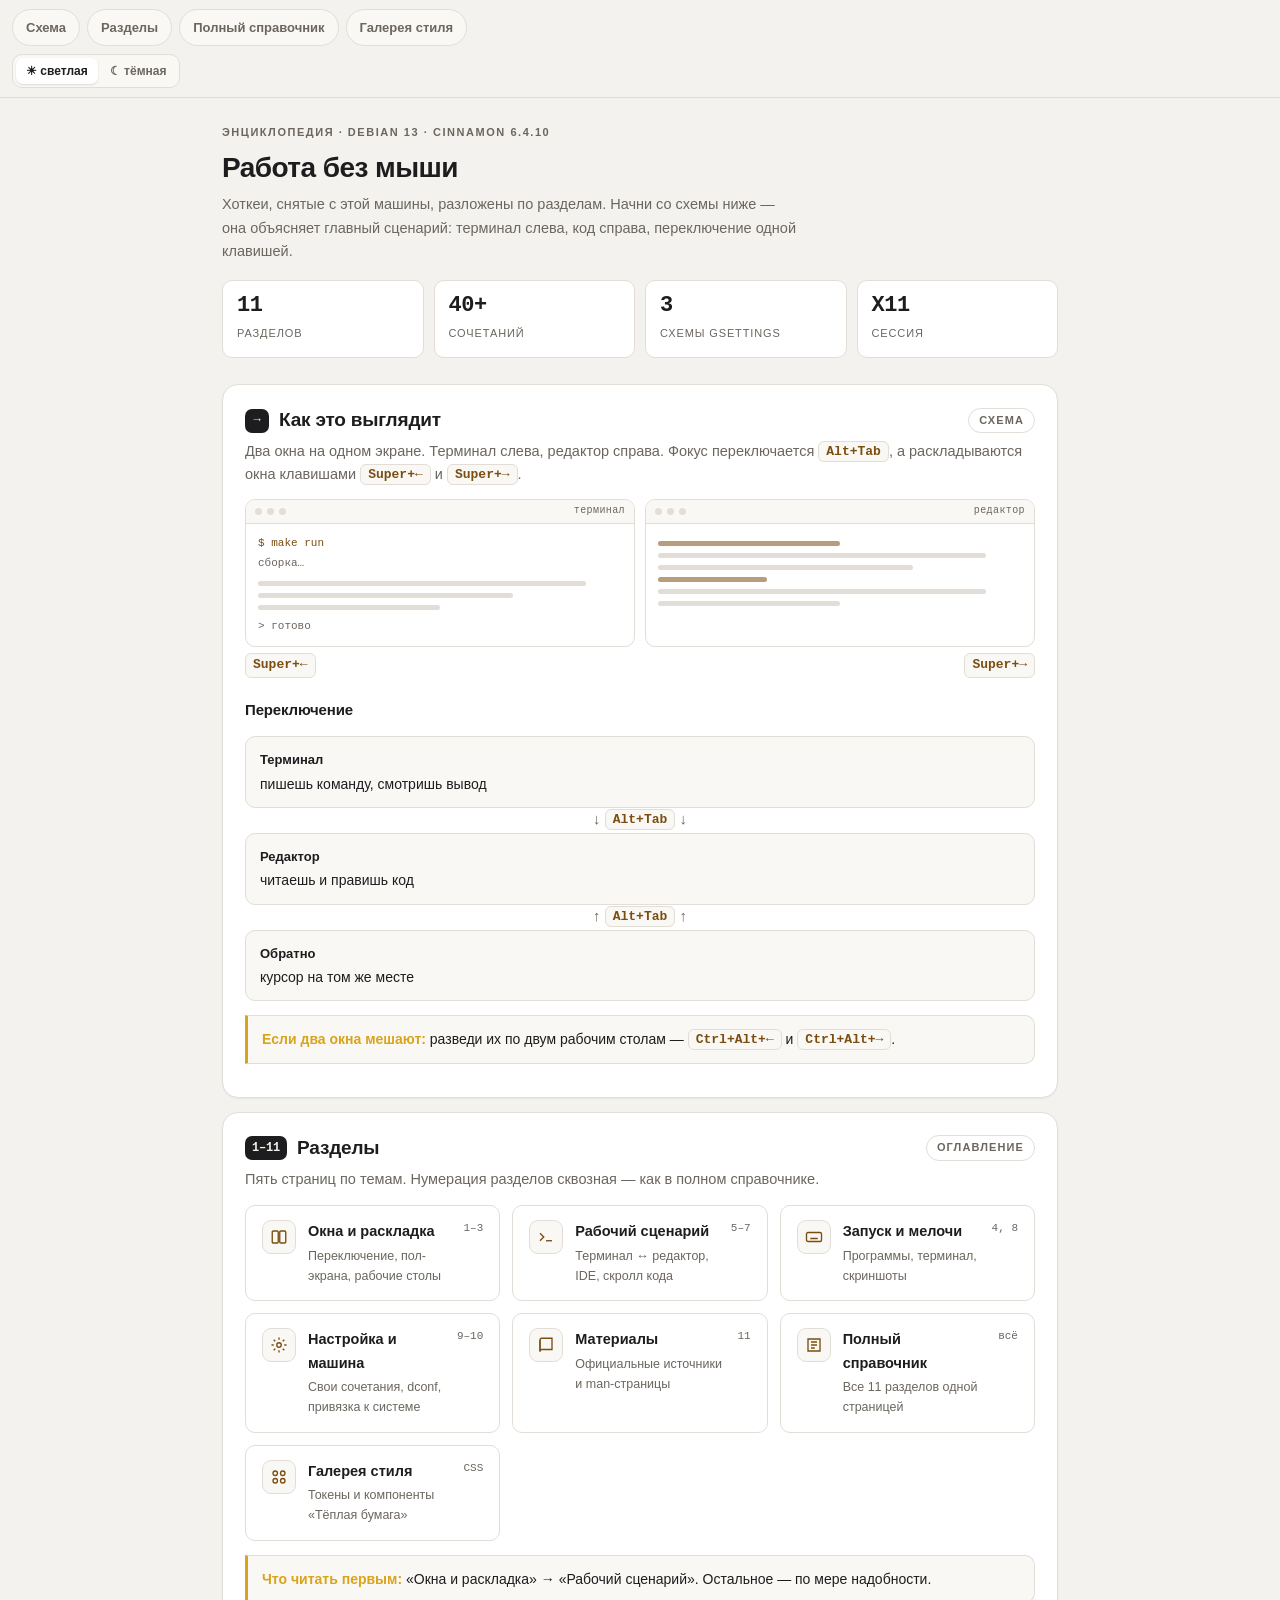
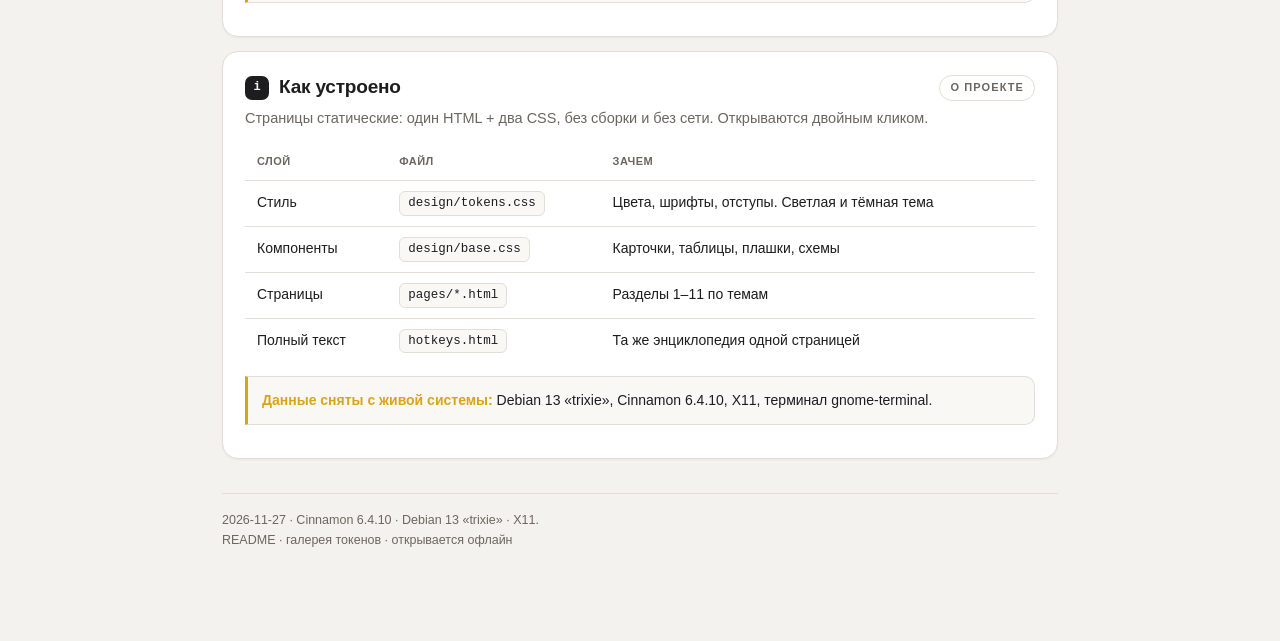
<file: index.html>
<!DOCTYPE html>
<html lang="ru" data-theme="light">
<head>
<meta charset="utf-8">
<meta name="viewport" content="width=device-width, initial-scale=1, viewport-fit=cover">
<meta name="theme-color" content="#f4f2ee">
<title>Cinnamon · Энциклопедия навигации</title>
<link rel="stylesheet" href="design/tokens.css">
<link rel="stylesheet" href="design/base.css">
</head>
<body>
<div class="bar">
  <div class="chips">
    <a class="chip" href="#scheme">Схема</a>
    <a class="chip" href="#pages">Разделы</a>
    <a class="chip" href="hotkeys.html">Полный справочник</a>
    <a class="chip" href="design/gallery.html">Галерея стиля</a>
  </div>
  <div class="switches">
    <div class="seg" role="group" aria-label="Тема">
      <button data-t="light" aria-pressed="true">☀︎ светлая</button>
      <button data-t="dark" aria-pressed="false">☾ тёмная</button>
    </div>
  </div>
</div>

<div class="wrap">
<div class="hero">
  <div class="k">Энциклопедия · Debian 13 · Cinnamon 6.4.10</div>
  <h1>Работа без мыши</h1>
  <p>Хоткеи, снятые с этой машины, разложены по разделам. Начни со схемы ниже — она объясняет главный сценарий: терминал слева, код справа, переключение одной клавишей.</p>
  <div class="stats">
    <div class="stat"><b>11</b><span>разделов</span></div>
    <div class="stat"><b>40+</b><span>сочетаний</span></div>
    <div class="stat"><b>3</b><span>схемы gsettings</span></div>
    <div class="stat"><b>X11</b><span>сессия</span></div>
  </div>
</div>

<div class="sec" id="scheme">
  <h2 data-n="→">Как это выглядит <span class="tag">схема</span></h2>
  <p class="lead">Два окна на одном экране. Терминал слева, редактор справа. Фокус переключается <span class="kbd">Alt+Tab</span>, а раскладываются окна клавишами <span class="kbd">Super+←</span> и <span class="kbd">Super+→</span>.</p>

  <div class="demo">
    <div class="demo-win">
      <div class="bar-top"><i class="dot"></i><i class="dot"></i><i class="dot"></i><span class="title">терминал</span></div>
      <div class="body">
        <span class="prompt">$ make run</span><br>
        <span class="muted">сборка…</span>
        <span class="line w90"></span>
        <span class="line w70"></span>
        <span class="line w50"></span>
        <span class="muted">> готово</span>
      </div>
    </div>
    <div class="demo-win">
      <div class="bar-top"><i class="dot"></i><i class="dot"></i><i class="dot"></i><span class="title">редактор</span></div>
      <div class="body">
        <span class="line accent w50"></span>
        <span class="line w90"></span>
        <span class="line w70"></span>
        <span class="line accent w30"></span>
        <span class="line w90"></span>
        <span class="line w50"></span>
      </div>
    </div>
  </div>
  <div class="demo-cap"><span class="kbd">Super+←</span><span class="kbd">Super+→</span></div>

  <h3>Переключение</h3>
  <div class="flow">
    <div class="node"><b>Терминал</b>пишешь команду, смотришь вывод</div>
    <div class="arrow">↓ <span class="kbd">Alt+Tab</span> ↓</div>
    <div class="node"><b>Редактор</b>читаешь и правишь код</div>
    <div class="arrow">↑ <span class="kbd">Alt+Tab</span> ↑</div>
    <div class="node"><b>Обратно</b>курсор на том же месте</div>
  </div>
  <div class="note"><b>Если два окна мешают:</b> разведи их по двум рабочим столам — <span class="kbd">Ctrl+Alt+←</span> и <span class="kbd">Ctrl+Alt+→</span>.</div>
</div>

<div class="sec" id="pages">
  <h2 data-n="1–11">Разделы <span class="tag">оглавление</span></h2>
  <p class="lead">Пять страниц по темам. Нумерация разделов сквозная — как в полном справочнике.</p>

  <div class="grid">
    <a class="tile" href="pages/windows.html">
      <div class="ico"><svg viewBox="0 0 24 24" fill="none" stroke="currentColor" stroke-width="1.8"><rect x="3" y="4" width="8" height="16" rx="1.5"/><rect x="13" y="4" width="8" height="16" rx="1.5"/></svg></div>
      <div><b>Окна и раскладка</b><span>Переключение, пол-экрана, рабочие столы</span></div>
      <div class="n">1–3</div>
    </a>
    <a class="tile" href="pages/work.html">
      <div class="ico"><svg viewBox="0 0 24 24" fill="none" stroke="currentColor" stroke-width="1.8"><path d="M4 7l5 5-5 5"/><path d="M12 17h8"/></svg></div>
      <div><b>Рабочий сценарий</b><span>Терминал ↔ редактор, IDE, скролл кода</span></div>
      <div class="n">5–7</div>
    </a>
    <a class="tile" href="pages/launch.html">
      <div class="ico"><svg viewBox="0 0 24 24" fill="none" stroke="currentColor" stroke-width="1.8"><rect x="2" y="6" width="20" height="12" rx="2"/><path d="M6 10h.01M10 10h.01M14 10h.01M18 10h.01M7 14h10"/></svg></div>
      <div><b>Запуск и мелочи</b><span>Программы, терминал, скриншоты</span></div>
      <div class="n">4, 8</div>
    </a>
    <a class="tile" href="pages/machine.html">
      <div class="ico"><svg viewBox="0 0 24 24" fill="none" stroke="currentColor" stroke-width="1.8"><circle cx="12" cy="12" r="3"/><path d="M12 2v3M12 19v3M2 12h3M19 12h3M4.9 4.9l2.1 2.1M17 17l2.1 2.1M19.1 4.9L17 7M7 17l-2.1 2.1"/></svg></div>
      <div><b>Настройка и машина</b><span>Свои сочетания, dconf, привязка к системе</span></div>
      <div class="n">9–10</div>
    </a>
    <a class="tile" href="pages/materials.html">
      <div class="ico"><svg viewBox="0 0 24 24" fill="none" stroke="currentColor" stroke-width="1.8"><path d="M4 5.5A2.5 2.5 0 016.5 3H20v15H6.5A2.5 2.5 0 004 20.5z"/><path d="M4 5.5v15"/></svg></div>
      <div><b>Материалы</b><span>Официальные источники и man-страницы</span></div>
      <div class="n">11</div>
    </a>
    <a class="tile" href="hotkeys.html">
      <div class="ico"><svg viewBox="0 0 24 24" fill="none" stroke="currentColor" stroke-width="1.8"><path d="M4 4h16v16H4z"/><path d="M8 8h8M8 12h8M8 16h5"/></svg></div>
      <div><b>Полный справочник</b><span>Все 11 разделов одной страницей</span></div>
      <div class="n">всё</div>
    </a>
    <a class="tile" href="design/gallery.html">
      <div class="ico"><svg viewBox="0 0 24 24" fill="none" stroke="currentColor" stroke-width="1.8"><circle cx="7" cy="7" r="3"/><circle cx="17" cy="7" r="3"/><circle cx="7" cy="17" r="3"/><circle cx="17" cy="17" r="3"/></svg></div>
      <div><b>Галерея стиля</b><span>Токены и компоненты «Тёплая бумага»</span></div>
      <div class="n">CSS</div>
    </a>
  </div>

  <div class="note"><b>Что читать первым:</b> «Окна и раскладка» → «Рабочий сценарий». Остальное — по мере надобности.</div>
</div>

<div class="sec">
  <h2 data-n="i">Как устроено <span class="tag">о проекте</span></h2>
  <p class="lead">Страницы статические: один HTML + два CSS, без сборки и без сети. Открываются двойным кликом.</p>
  <div class="tablewrap"><table>
    <tr><th>Слой</th><th>Файл</th><th>Зачем</th></tr>
    <tr><td class="d">Стиль</td><td><code>design/tokens.css</code></td><td class="d">Цвета, шрифты, отступы. Светлая и тёмная тема</td></tr>
    <tr><td class="d">Компоненты</td><td><code>design/base.css</code></td><td class="d">Карточки, таблицы, плашки, схемы</td></tr>
    <tr><td class="d">Страницы</td><td><code>pages/*.html</code></td><td class="d">Разделы 1–11 по темам</td></tr>
    <tr><td class="d">Полный текст</td><td><code>hotkeys.html</code></td><td class="d">Та же энциклопедия одной страницей</td></tr>
  </table></div>
  <div class="note"><b>Данные сняты с живой системы:</b> Debian 13 «trixie», Cinnamon 6.4.10, X11, терминал gnome-terminal.</div>
</div>

<div class="foot">2026-11-27 · Cinnamon 6.4.10 · Debian 13 «trixie» · X11.<br>
<a href="README.md">README</a> · <a href="design/gallery.html">галерея токенов</a> · открывается офлайн</div>
</div>

<script>
const root = document.documentElement;
function setTheme(t){
  root.dataset.theme = t;
  document.querySelectorAll('[data-t]').forEach(b =>
    b.setAttribute('aria-pressed', b.dataset.t === t));
}
document.querySelectorAll('[data-t]').forEach(b => b.onclick = () => setTheme(b.dataset.t));
setTheme('light');
</script>
</body>
</html>
</file>
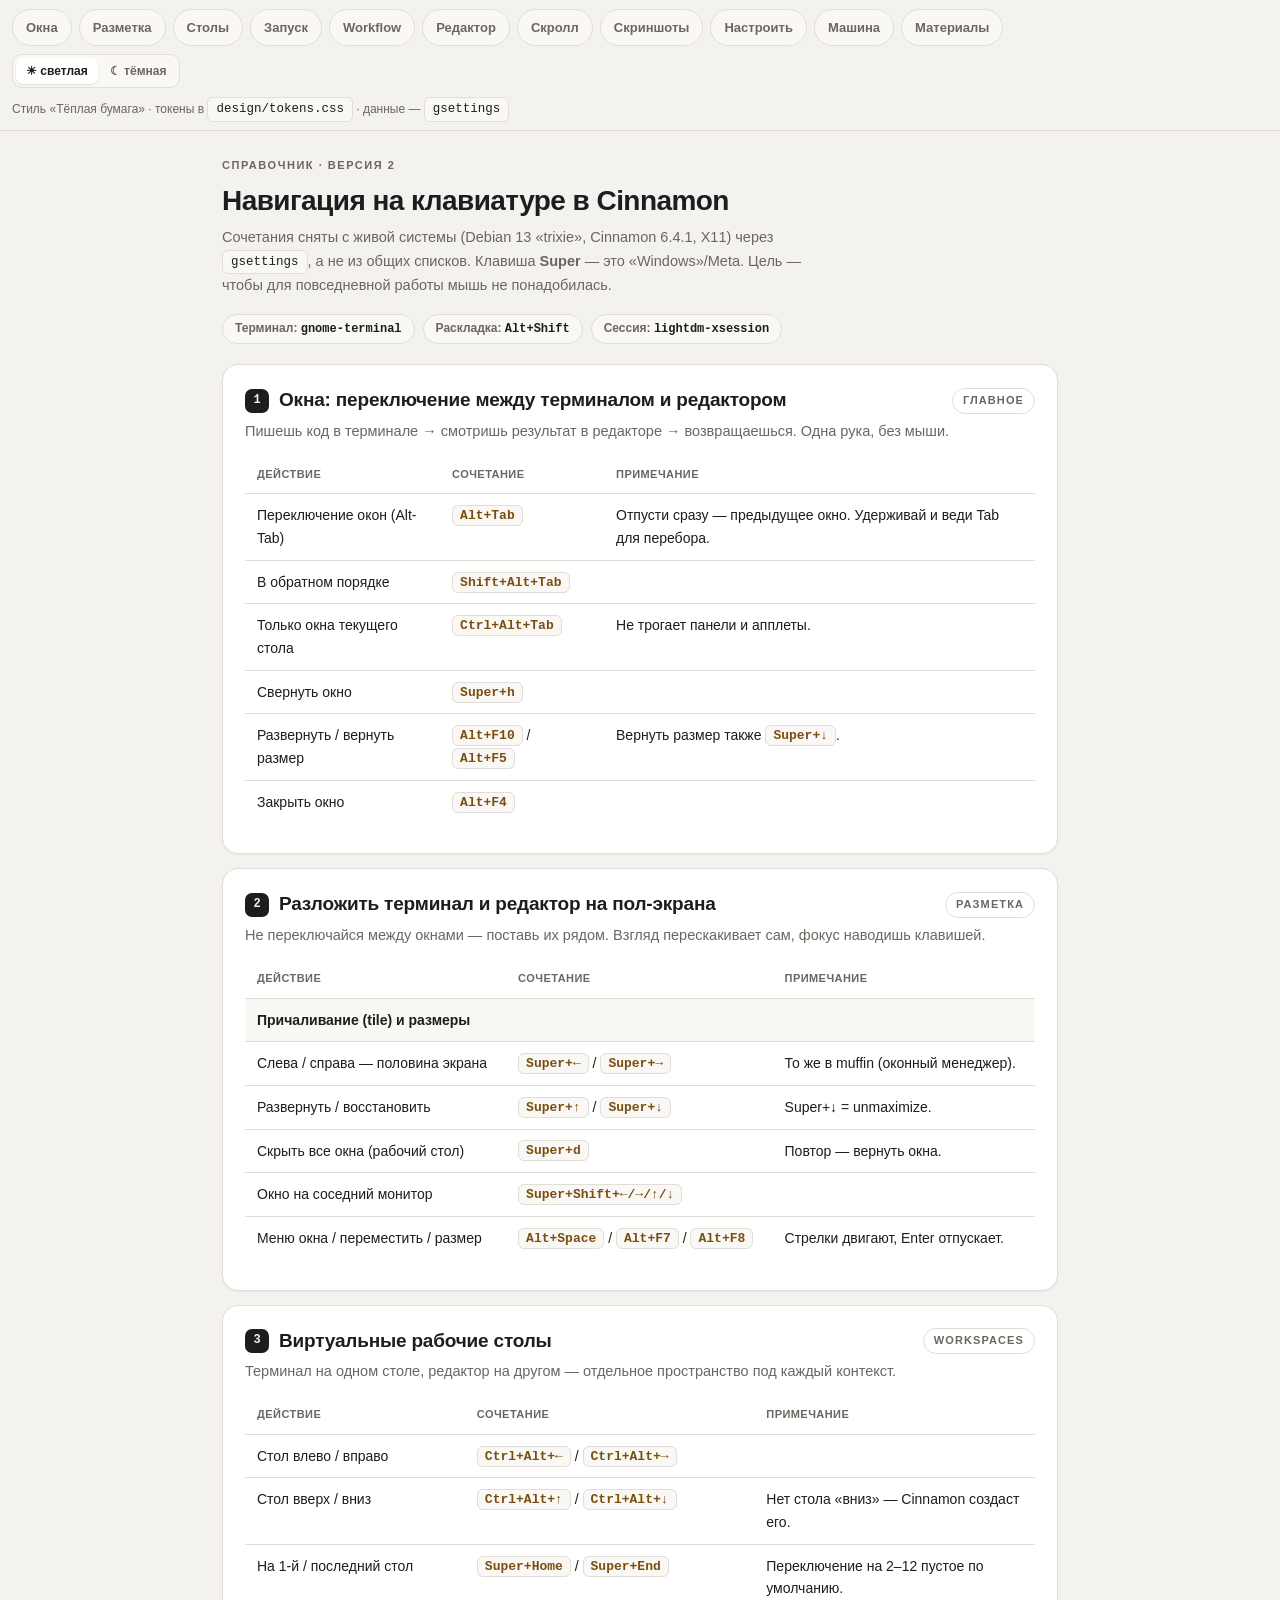
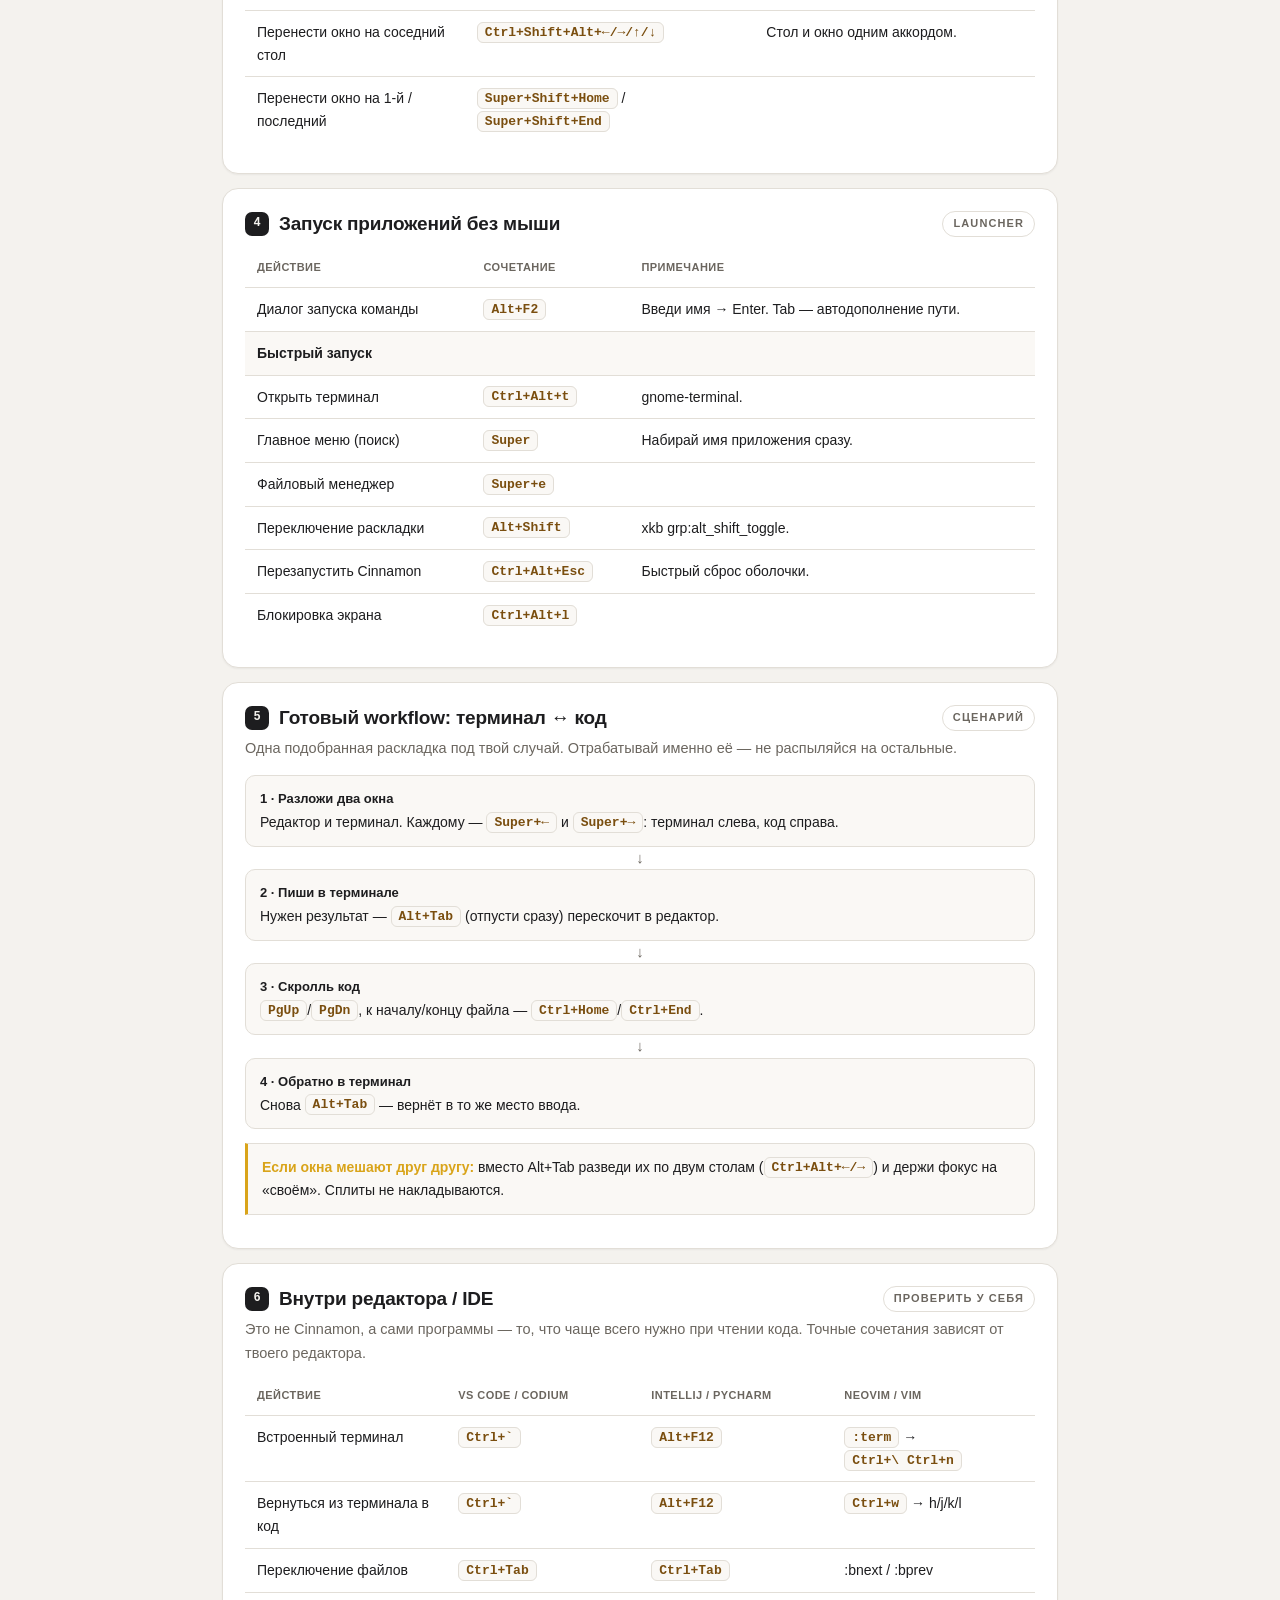
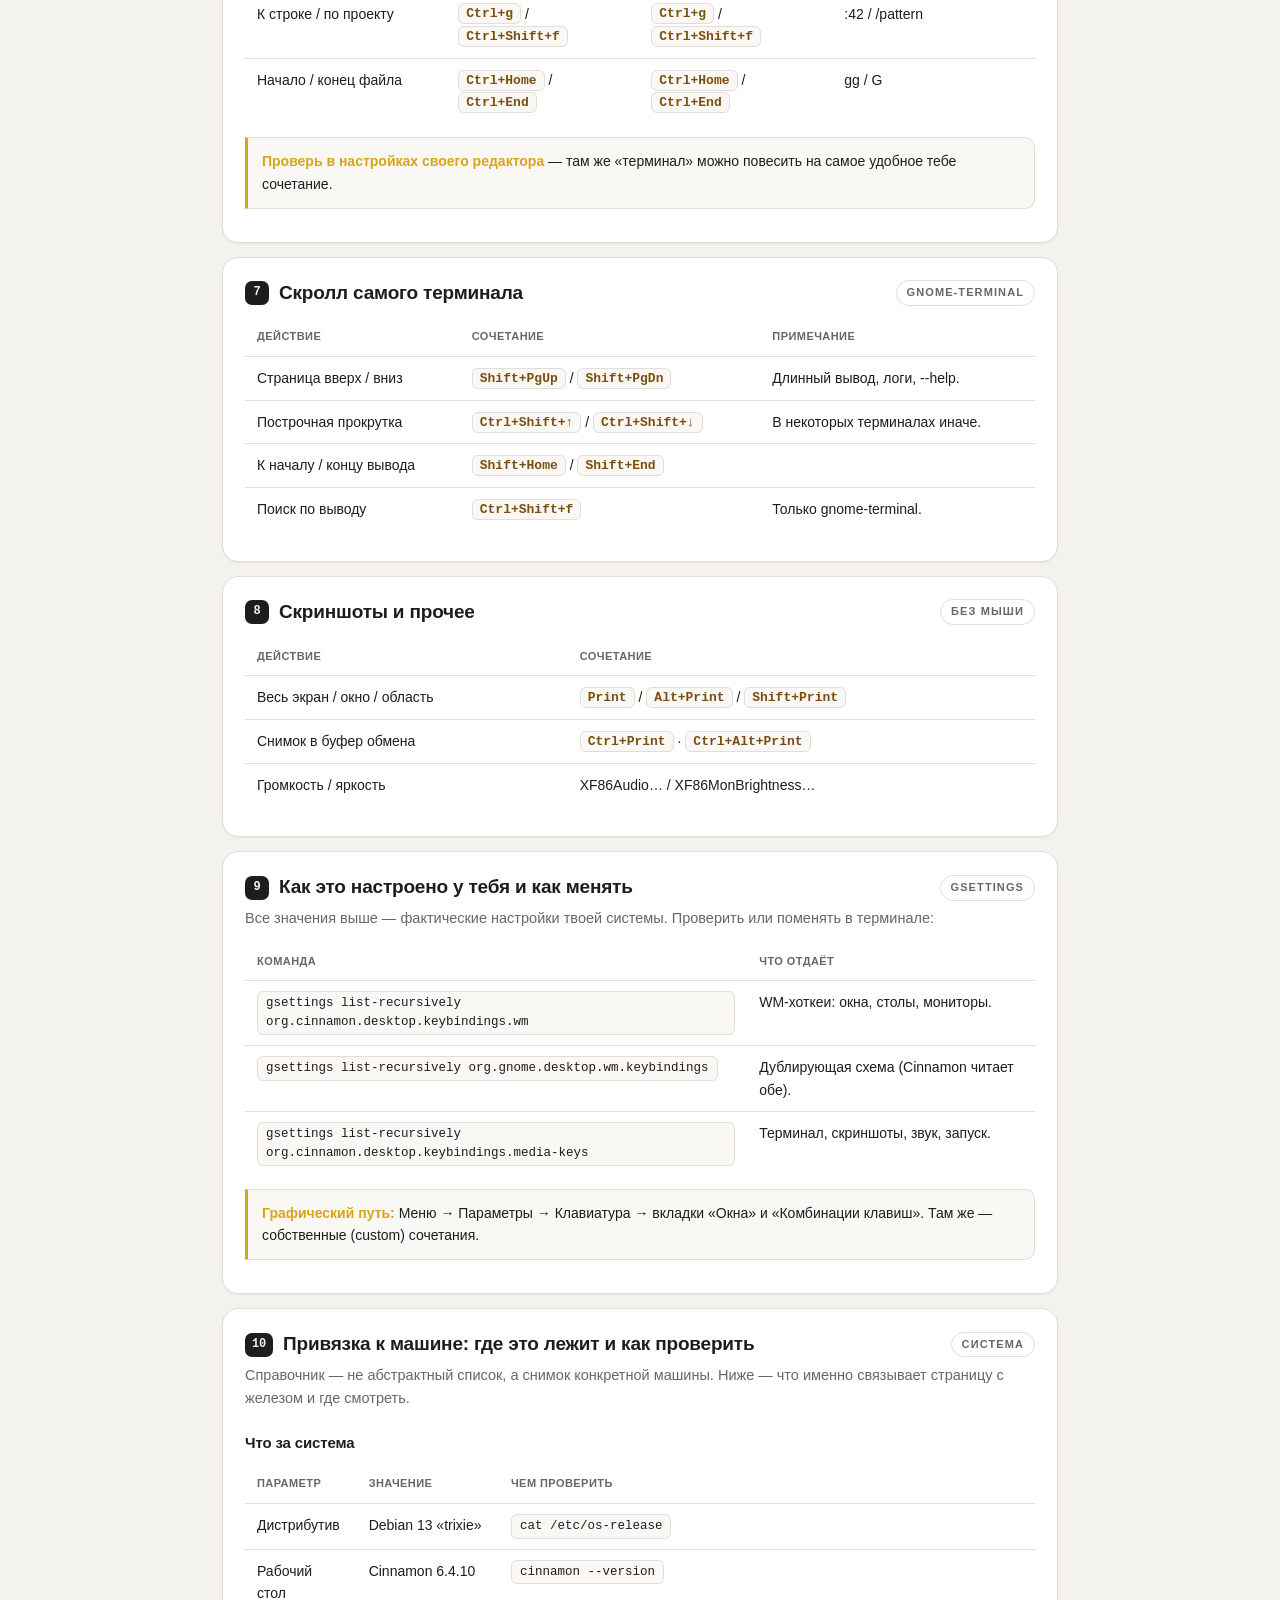
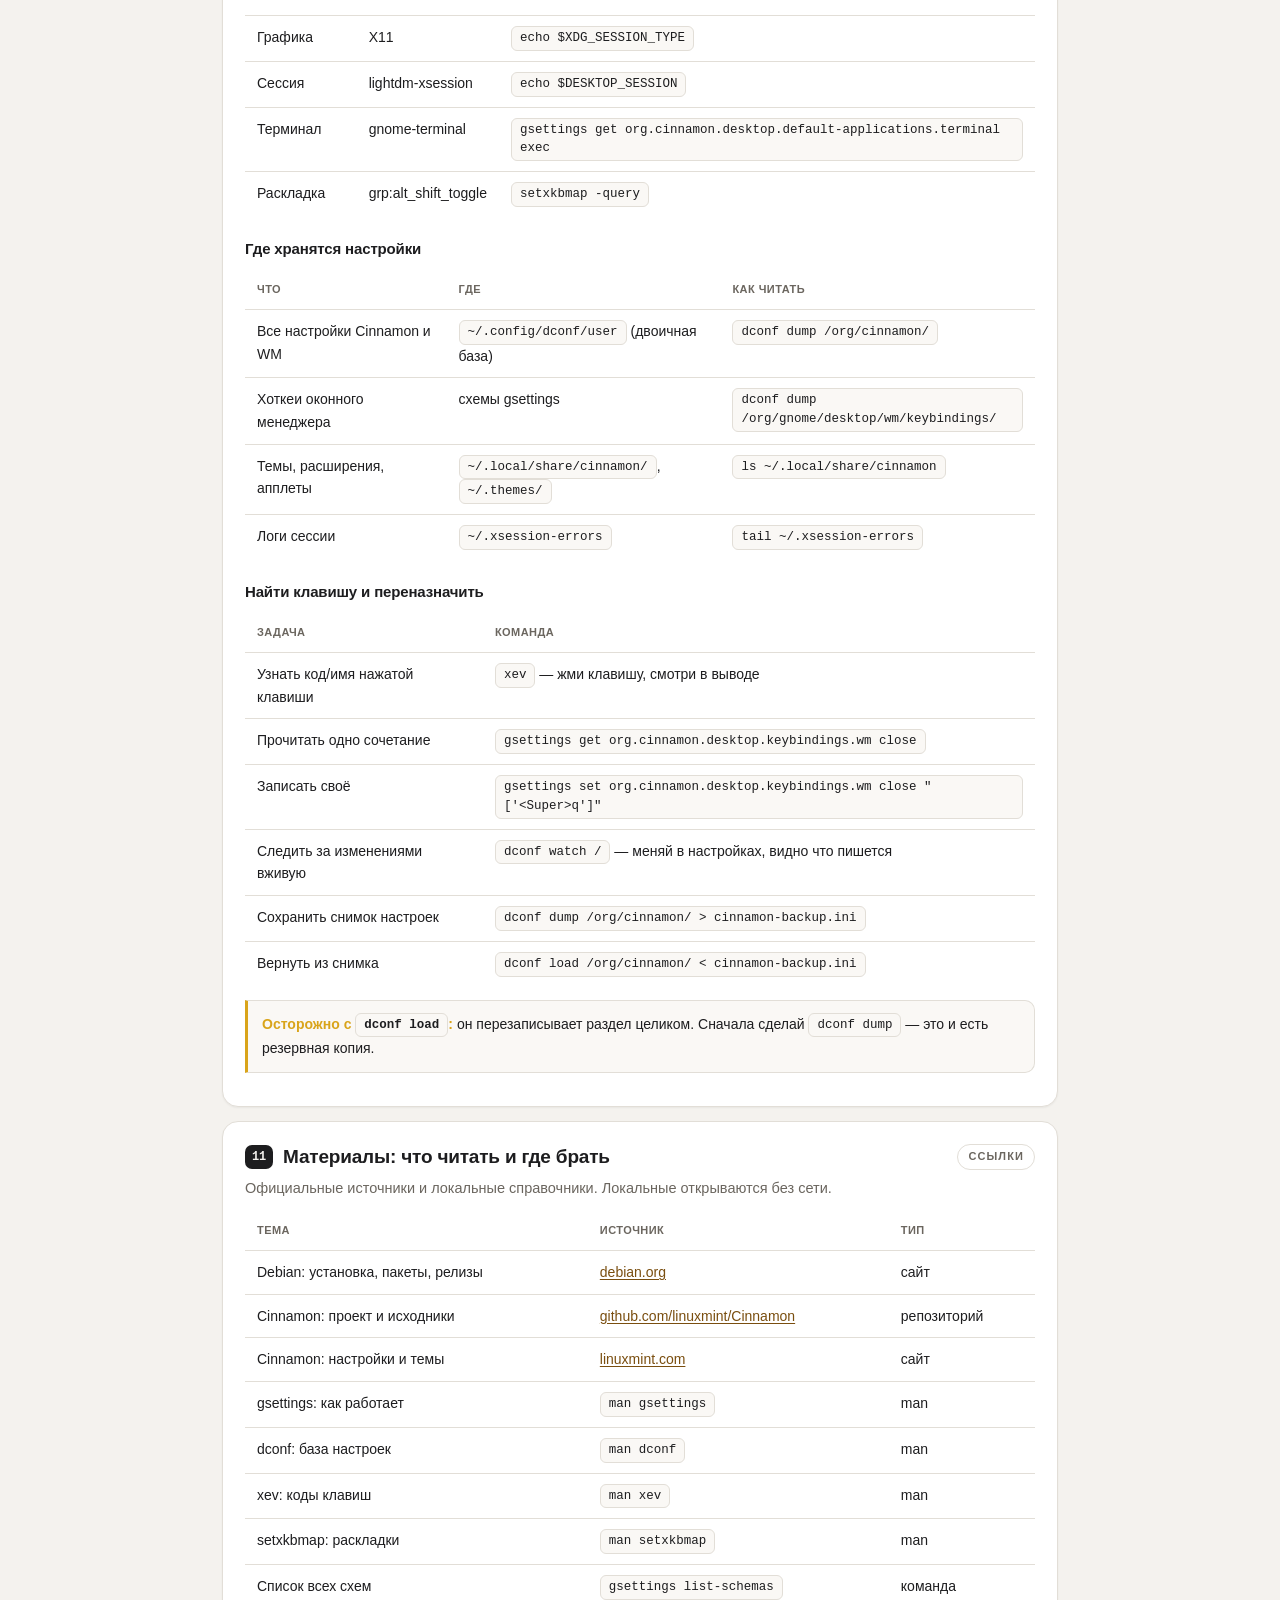
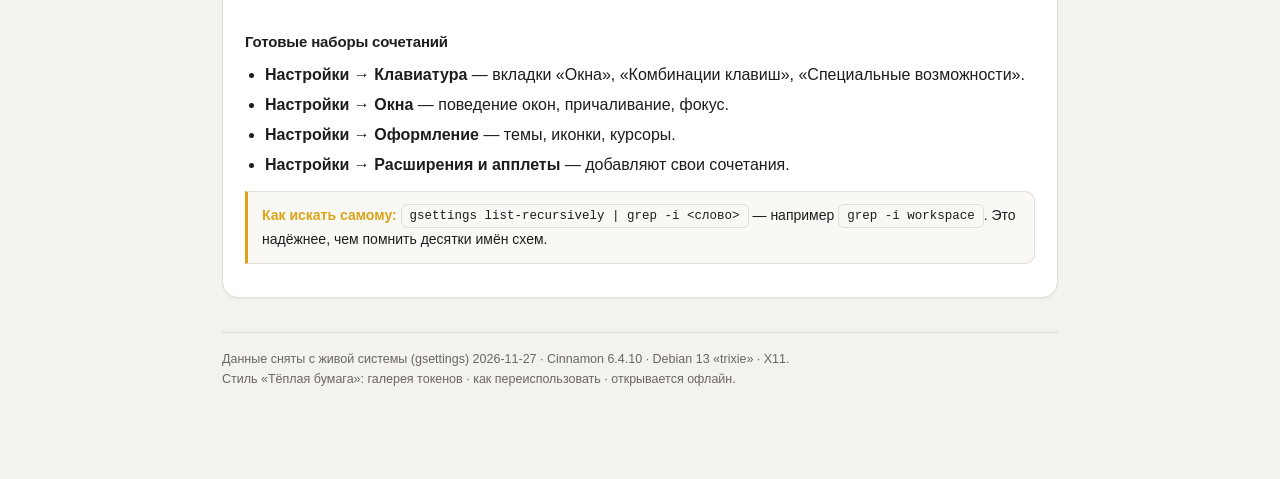
<file: hotkeys.html>
<!DOCTYPE html>
<html lang="ru" data-theme="light">
<head>
<meta charset="utf-8">
<meta name="viewport" content="width=device-width, initial-scale=1, viewport-fit=cover">
<meta name="theme-color" content="#f4f2ee">
<title>Cinnamon · Навигация на клавиатуре</title>
<link rel="stylesheet" href="design/tokens.css">
<link rel="stylesheet" href="design/base.css">
</head>
<body>
<div class="bar">
  <div class="chips">
    <a class="chip" href="#o1">Окна</a><a class="chip" href="#o2">Разметка</a><a class="chip" href="#o3">Столы</a>
    <a class="chip" href="#o4">Запуск</a><a class="chip" href="#o5">Workflow</a><a class="chip" href="#o6">Редактор</a>
    <a class="chip" href="#o7">Скролл</a><a class="chip" href="#o8">Скриншоты</a>
    <a class="chip" href="#o9">Настроить</a><a class="chip" href="#o10">Машина</a><a class="chip" href="#o11">Материалы</a>
  </div>
  <div class="switches">
    <div class="seg" role="group" aria-label="Тема">
      <button data-t="light" aria-pressed="true">☀︎ светлая</button>
      <button data-t="dark" aria-pressed="false">☾ тёмная</button>
    </div>
  </div>
  <div class="hint">Стиль «Тёплая бумага» · токены в <code>design/tokens.css</code> · данные — <code>gsettings</code></div>
</div>

<div class="wrap">
<div class="hero">
  <div class="k">Справочник · версия 2</div>
  <h1>Навигация на клавиатуре в Cinnamon</h1>
  <p>Сочетания сняты с живой системы (Debian 13 «trixie», Cinnamon 6.4.1, X11) через <code>gsettings</code>, а не из общих списков. Клавиша <b>Super</b> — это «Windows»/Meta. Цель — чтобы для повседневной работы мышь не понадобилась.</p>
  <div class="meta">
    <span>Терминал: <b>gnome-terminal</b></span>
    <span>Раскладка: <b>Alt+Shift</b></span>
    <span>Сессия: <b>lightdm-xsession</b></span>
  </div>
</div>

<div class="sec" id="o1">
  <h2 data-n="1">Окна: переключение между терминалом и редактором <span class="tag">главное</span></h2>
  <p class="lead">Пишешь код в терминале → смотришь результат в редакторе → возвращаешься. Одна рука, без мыши.</p>
  <div class="tablewrap"><table>
    <tr><th>Действие</th><th>Сочетание</th><th>Примечание</th></tr>
    <tr><td class="d">Переключение окон (Alt-Tab)</td><td><span class="kbd">Alt+Tab</span></td><td class="d">Отпусти сразу — предыдущее окно. Удерживай и веди Tab для перебора.</td></tr>
    <tr><td class="d">В обратном порядке</td><td><span class="kbd">Shift+Alt+Tab</span></td><td class="d"></td></tr>
    <tr><td class="d">Только окна текущего стола</td><td><span class="kbd">Ctrl+Alt+Tab</span></td><td class="d">Не трогает панели и апплеты.</td></tr>
    <tr><td class="d">Свернуть окно</td><td><span class="kbd">Super+h</span></td><td class="d"></td></tr>
    <tr><td class="d">Развернуть / вернуть размер</td><td><span class="kbd">Alt+F10</span> / <span class="kbd">Alt+F5</span></td><td class="d">Вернуть размер также <span class="kbd">Super+↓</span>.</td></tr>
    <tr><td class="d">Закрыть окно</td><td><span class="kbd">Alt+F4</span></td><td class="d"></td></tr>
  </table></div>
</div>

<div class="sec" id="o2">
  <h2 data-n="2">Разложить терминал и редактор на пол-экрана <span class="tag">разметка</span></h2>
  <p class="lead">Не переключайся между окнами — поставь их рядом. Взгляд перескакивает сам, фокус наводишь клавишей.</p>
  <div class="tablewrap"><table>
    <tr><th>Действие</th><th>Сочетание</th><th>Примечание</th></tr>
    <tr class="group"><td colspan="3">Причаливание (tile) и размеры</td></tr>
    <tr><td class="d">Слева / справа — половина экрана</td><td><span class="kbd">Super+←</span> / <span class="kbd">Super+→</span></td><td class="d">То же в muffin (оконный менеджер).</td></tr>
    <tr><td class="d">Развернуть / восстановить</td><td><span class="kbd">Super+↑</span> / <span class="kbd">Super+↓</span></td><td class="d">Super+↓ = unmaximize.</td></tr>
    <tr><td class="d">Скрыть все окна (рабочий стол)</td><td><span class="kbd">Super+d</span></td><td class="d">Повтор — вернуть окна.</td></tr>
    <tr><td class="d">Окно на соседний монитор</td><td><span class="kbd">Super+Shift+←/→/↑/↓</span></td><td class="d"></td></tr>
    <tr><td class="d">Меню окна / переместить / размер</td><td><span class="kbd">Alt+Space</span> / <span class="kbd">Alt+F7</span> / <span class="kbd">Alt+F8</span></td><td class="d">Стрелки двигают, Enter отпускает.</td></tr>
  </table></div>
</div>

<div class="sec" id="o3">
  <h2 data-n="3">Виртуальные рабочие столы <span class="tag">workspaces</span></h2>
  <p class="lead">Терминал на одном столе, редактор на другом — отдельное пространство под каждый контекст.</p>
  <div class="tablewrap"><table>
    <tr><th>Действие</th><th>Сочетание</th><th>Примечание</th></tr>
    <tr><td class="d">Стол влево / вправо</td><td><span class="kbd">Ctrl+Alt+←</span> / <span class="kbd">Ctrl+Alt+→</span></td><td class="d"></td></tr>
    <tr><td class="d">Стол вверх / вниз</td><td><span class="kbd">Ctrl+Alt+↑</span> / <span class="kbd">Ctrl+Alt+↓</span></td><td class="d">Нет стола «вниз» — Cinnamon создаст его.</td></tr>
    <tr><td class="d">На 1-й / последний стол</td><td><span class="kbd">Super+Home</span> / <span class="kbd">Super+End</span></td><td class="d">Переключение на 2–12 пустое по умолчанию.</td></tr>
    <tr><td class="d">Перенести окно на соседний стол</td><td><span class="kbd">Ctrl+Shift+Alt+←/→/↑/↓</span></td><td class="d">Стол и окно одним аккордом.</td></tr>
    <tr><td class="d">Перенести окно на 1-й / последний</td><td><span class="kbd">Super+Shift+Home</span> / <span class="kbd">Super+Shift+End</span></td><td class="d"></td></tr>
  </table></div>
</div>

<div class="sec" id="o4">
  <h2 data-n="4">Запуск приложений без мыши <span class="tag">launcher</span></h2>
  <div class="tablewrap"><table>
    <tr><th>Действие</th><th>Сочетание</th><th>Примечание</th></tr>
    <tr><td class="d">Диалог запуска команды</td><td><span class="kbd">Alt+F2</span></td><td class="d">Введи имя → Enter. Tab — автодополнение пути.</td></tr>
    <tr class="group"><td colspan="3">Быстрый запуск</td></tr>
    <tr><td class="d">Открыть терминал</td><td><span class="kbd">Ctrl+Alt+t</span></td><td class="d">gnome-terminal.</td></tr>
    <tr><td class="d">Главное меню (поиск)</td><td><span class="kbd">Super</span></td><td class="d">Набирай имя приложения сразу.</td></tr>
    <tr><td class="d">Файловый менеджер</td><td><span class="kbd">Super+e</span></td><td class="d"></td></tr>
    <tr><td class="d">Переключение раскладки</td><td><span class="kbd">Alt+Shift</span></td><td class="d">xkb grp:alt_shift_toggle.</td></tr>
    <tr><td class="d">Перезапустить Cinnamon</td><td><span class="kbd">Ctrl+Alt+Esc</span></td><td class="d">Быстрый сброс оболочки.</td></tr>
    <tr><td class="d">Блокировка экрана</td><td><span class="kbd">Ctrl+Alt+l</span></td><td class="d"></td></tr>
  </table></div>
</div>

<div class="sec" id="o5">
  <h2 data-n="5">Готовый workflow: терминал ↔ код <span class="tag">сценарий</span></h2>
  <p class="lead">Одна подобранная раскладка под твой случай. Отрабатывай именно её — не распыляйся на остальные.</p>
  <div class="flow">
    <div class="node"><b>1 · Разложи два окна</b>Редактор и терминал. Каждому — <span class="kbd">Super+←</span> и <span class="kbd">Super+→</span>: терминал слева, код справа.</div>
    <div class="arrow">↓</div>
    <div class="node"><b>2 · Пиши в терминале</b>Нужен результат — <span class="kbd">Alt+Tab</span> (отпусти сразу) перескочит в редактор.</div>
    <div class="arrow">↓</div>
    <div class="node"><b>3 · Скролль код</b><span class="kbd">PgUp</span>/<span class="kbd">PgDn</span>, к началу/концу файла — <span class="kbd">Ctrl+Home</span>/<span class="kbd">Ctrl+End</span>.</div>
    <div class="arrow">↓</div>
    <div class="node"><b>4 · Обратно в терминал</b>Снова <span class="kbd">Alt+Tab</span> — вернёт в то же место ввода.</div>
  </div>
  <div class="note"><b>Если окна мешают друг другу:</b> вместо Alt+Tab разведи их по двум столам (<span class="kbd">Ctrl+Alt+←/→</span>) и держи фокус на «своём». Сплиты не накладываются.</div>
</div>

<div class="sec" id="o6">
  <h2 data-n="6">Внутри редактора / IDE <span class="tag">проверить у себя</span></h2>
  <p class="lead">Это не Cinnamon, а сами программы — то, что чаще всего нужно при чтении кода. Точные сочетания зависят от твоего редактора.</p>
  <div class="tablewrap"><table>
    <tr><th>Действие</th><th>VS Code / Codium</th><th>IntelliJ / PyCharm</th><th>Neovim / Vim</th></tr>
    <tr><td class="d">Встроенный терминал</td><td><span class="kbd">Ctrl+`</span></td><td><span class="kbd">Alt+F12</span></td><td><span class="kbd">:term</span> → <span class="kbd">Ctrl+\ Ctrl+n</span></td></tr>
    <tr><td class="d">Вернуться из терминала в код</td><td><span class="kbd">Ctrl+`</span></td><td><span class="kbd">Alt+F12</span></td><td><span class="kbd">Ctrl+w</span> → h/j/k/l</td></tr>
    <tr><td class="d">Переключение файлов</td><td><span class="kbd">Ctrl+Tab</span></td><td><span class="kbd">Ctrl+Tab</span></td><td>:bnext / :bprev</td></tr>
    <tr><td class="d">К строке / по проекту</td><td><span class="kbd">Ctrl+g</span> / <span class="kbd">Ctrl+Shift+f</span></td><td><span class="kbd">Ctrl+g</span> / <span class="kbd">Ctrl+Shift+f</span></td><td>:42 / /pattern</td></tr>
    <tr><td class="d">Начало / конец файла</td><td><span class="kbd">Ctrl+Home</span> / <span class="kbd">Ctrl+End</span></td><td><span class="kbd">Ctrl+Home</span> / <span class="kbd">Ctrl+End</span></td><td>gg / G</td></tr>
  </table></div>
  <div class="note"><b>Проверь в настройках своего редактора</b> — там же «терминал» можно повесить на самое удобное тебе сочетание.</div>
</div>

<div class="sec" id="o7">
  <h2 data-n="7">Скролл самого терминала <span class="tag">gnome-terminal</span></h2>
  <div class="tablewrap"><table>
    <tr><th>Действие</th><th>Сочетание</th><th>Примечание</th></tr>
    <tr><td class="d">Страница вверх / вниз</td><td><span class="kbd">Shift+PgUp</span> / <span class="kbd">Shift+PgDn</span></td><td class="d">Длинный вывод, логи, --help.</td></tr>
    <tr><td class="d">Построчная прокрутка</td><td><span class="kbd">Ctrl+Shift+↑</span> / <span class="kbd">Ctrl+Shift+↓</span></td><td class="d">В некоторых терминалах иначе.</td></tr>
    <tr><td class="d">К началу / концу вывода</td><td><span class="kbd">Shift+Home</span> / <span class="kbd">Shift+End</span></td><td class="d"></td></tr>
    <tr><td class="d">Поиск по выводу</td><td><span class="kbd">Ctrl+Shift+f</span></td><td class="d">Только gnome-terminal.</td></tr>
  </table></div>
</div>

<div class="sec" id="o8">
  <h2 data-n="8">Скриншоты и прочее <span class="tag">без мыши</span></h2>
  <div class="tablewrap"><table>
    <tr><th>Действие</th><th>Сочетание</th></tr>
    <tr><td class="d">Весь экран / окно / область</td><td><span class="kbd">Print</span> / <span class="kbd">Alt+Print</span> / <span class="kbd">Shift+Print</span></td></tr>
    <tr><td class="d">Снимок в буфер обмена</td><td><span class="kbd">Ctrl+Print</span> · <span class="kbd">Ctrl+Alt+Print</span></td></tr>
    <tr><td class="d">Громкость / яркость</td><td>XF86Audio… / XF86MonBrightness…</td></tr>
  </table></div>
</div>

<div class="sec" id="o9">
  <h2 data-n="9">Как это настроено у тебя и как менять <span class="tag">gsettings</span></h2>
  <p class="lead">Все значения выше — фактические настройки твоей системы. Проверить или поменять в терминале:</p>
  <div class="tablewrap"><table>
    <tr><th>Команда</th><th>Что отдаёт</th></tr>
    <tr><td class="d"><code>gsettings list-recursively org.cinnamon.desktop.keybindings.wm</code></td><td class="d">WM-хоткеи: окна, столы, мониторы.</td></tr>
    <tr><td class="d"><code>gsettings list-recursively org.gnome.desktop.wm.keybindings</code></td><td class="d">Дублирующая схема (Cinnamon читает обе).</td></tr>
    <tr><td class="d"><code>gsettings list-recursively org.cinnamon.desktop.keybindings.media-keys</code></td><td class="d">Терминал, скриншоты, звук, запуск.</td></tr>
  </table></div>
  <div class="note"><b>Графический путь:</b> Меню → Параметры → Клавиатура → вкладки «Окна» и «Комбинации клавиш». Там же — собственные (custom) сочетания.</div>
</div>

<div class="sec" id="o10">
  <h2 data-n="10">Привязка к машине: где это лежит и как проверить <span class="tag">система</span></h2>
  <p class="lead">Справочник — не абстрактный список, а снимок конкретной машины. Ниже — что именно связывает страницу с железом и где смотреть.</p>

  <h3>Что за система</h3>
  <div class="tablewrap"><table>
    <tr><th>Параметр</th><th>Значение</th><th>Чем проверить</th></tr>
    <tr><td class="d">Дистрибутив</td><td class="d">Debian 13 «trixie»</td><td><code>cat /etc/os-release</code></td></tr>
    <tr><td class="d">Рабочий стол</td><td class="d">Cinnamon 6.4.10</td><td><code>cinnamon --version</code></td></tr>
    <tr><td class="d">Графика</td><td class="d">X11</td><td><code>echo $XDG_SESSION_TYPE</code></td></tr>
    <tr><td class="d">Сессия</td><td class="d">lightdm-xsession</td><td><code>echo $DESKTOP_SESSION</code></td></tr>
    <tr><td class="d">Терминал</td><td class="d">gnome-terminal</td><td><code>gsettings get org.cinnamon.desktop.default-applications.terminal exec</code></td></tr>
    <tr><td class="d">Раскладка</td><td class="d">grp:alt_shift_toggle</td><td><code>setxkbmap -query</code></td></tr>
  </table></div>

  <h3>Где хранятся настройки</h3>
  <div class="tablewrap"><table>
    <tr><th>Что</th><th>Где</th><th>Как читать</th></tr>
    <tr><td class="d">Все настройки Cinnamon и WM</td><td class="d"><code>~/.config/dconf/user</code> (двоичная база)</td><td><code>dconf dump /org/cinnamon/</code></td></tr>
    <tr><td class="d">Хоткеи оконного менеджера</td><td class="d">схемы gsettings</td><td><code>dconf dump /org/gnome/desktop/wm/keybindings/</code></td></tr>
    <tr><td class="d">Темы, расширения, апплеты</td><td class="d"><code>~/.local/share/cinnamon/</code>, <code>~/.themes/</code></td><td><code>ls ~/.local/share/cinnamon</code></td></tr>
    <tr><td class="d">Логи сессии</td><td class="d"><code>~/.xsession-errors</code></td><td><code>tail ~/.xsession-errors</code></td></tr>
  </table></div>

  <h3>Найти клавишу и переназначить</h3>
  <div class="tablewrap"><table>
    <tr><th>Задача</th><th>Команда</th></tr>
    <tr><td class="d">Узнать код/имя нажатой клавиши</td><td><code>xev</code> — жми клавишу, смотри в выводе</td></tr>
    <tr><td class="d">Прочитать одно сочетание</td><td><code>gsettings get org.cinnamon.desktop.keybindings.wm close</code></td></tr>
    <tr><td class="d">Записать своё</td><td><code>gsettings set org.cinnamon.desktop.keybindings.wm close "['&lt;Super&gt;q']"</code></td></tr>
    <tr><td class="d">Следить за изменениями вживую</td><td><code>dconf watch /</code> — меняй в настройках, видно что пишется</td></tr>
    <tr><td class="d">Сохранить снимок настроек</td><td><code>dconf dump /org/cinnamon/ &gt; cinnamon-backup.ini</code></td></tr>
    <tr><td class="d">Вернуть из снимка</td><td><code>dconf load /org/cinnamon/ &lt; cinnamon-backup.ini</code></td></tr>
  </table></div>

  <div class="note"><b>Осторожно с <code>dconf load</code>:</b> он перезаписывает раздел целиком. Сначала сделай <code>dconf dump</code> — это и есть резервная копия.</div>
</div>

<div class="sec" id="o11">
  <h2 data-n="11">Материалы: что читать и где брать <span class="tag">ссылки</span></h2>
  <p class="lead">Официальные источники и локальные справочники. Локальные открываются без сети.</p>
  <div class="tablewrap"><table>
    <tr><th>Тема</th><th>Источник</th><th>Тип</th></tr>
    <tr><td class="d">Debian: установка, пакеты, релизы</td><td><a href="https://www.debian.org/">debian.org</a></td><td class="d">сайт</td></tr>
    <tr><td class="d">Cinnamon: проект и исходники</td><td><a href="https://github.com/linuxmint/Cinnamon">github.com/linuxmint/Cinnamon</a></td><td class="d">репозиторий</td></tr>
    <tr><td class="d">Cinnamon: настройки и темы</td><td><a href="https://linuxmint.com/">linuxmint.com</a></td><td class="d">сайт</td></tr>
    <tr><td class="d">gsettings: как работает</td><td><code>man gsettings</code></td><td class="d">man</td></tr>
    <tr><td class="d">dconf: база настроек</td><td><code>man dconf</code></td><td class="d">man</td></tr>
    <tr><td class="d">xev: коды клавиш</td><td><code>man xev</code></td><td class="d">man</td></tr>
    <tr><td class="d">setxkbmap: раскладки</td><td><code>man setxkbmap</code></td><td class="d">man</td></tr>
    <tr><td class="d">Список всех схем</td><td><code>gsettings list-schemas</code></td><td class="d">команда</td></tr>
  </table></div>

  <h3>Готовые наборы сочетаний</h3>
  <ul>
    <li><b>Настройки → Клавиатура</b> — вкладки «Окна», «Комбинации клавиш», «Специальные возможности».</li>
    <li><b>Настройки → Окна</b> — поведение окон, причаливание, фокус.</li>
    <li><b>Настройки → Оформление</b> — темы, иконки, курсоры.</li>
    <li><b>Настройки → Расширения и апплеты</b> — добавляют свои сочетания.</li>
  </ul>

  <div class="note"><b>Как искать самому:</b> <code>gsettings list-recursively | grep -i &lt;слово&gt;</code> — например <code>grep -i workspace</code>. Это надёжнее, чем помнить десятки имён схем.</div>
</div>

<div class="foot">Данные сняты с живой системы (gsettings) 2026-11-27 · Cinnamon 6.4.10 · Debian 13 «trixie» · X11.<br>
Стиль «Тёплая бумага»: <a href="design/gallery.html">галерея токенов</a> · <a href="README.md">как переиспользовать</a> · открывается офлайн.</div>
</div>

<script>
const root = document.documentElement;
function setTheme(t){
  root.dataset.theme = t;
  document.querySelectorAll('[data-t]').forEach(b =>
    b.setAttribute('aria-pressed', b.dataset.t === t));
}
document.querySelectorAll('[data-t]').forEach(b => b.onclick = () => setTheme(b.dataset.t));
setTheme('light');
</script>
</body>
</html>
</file>
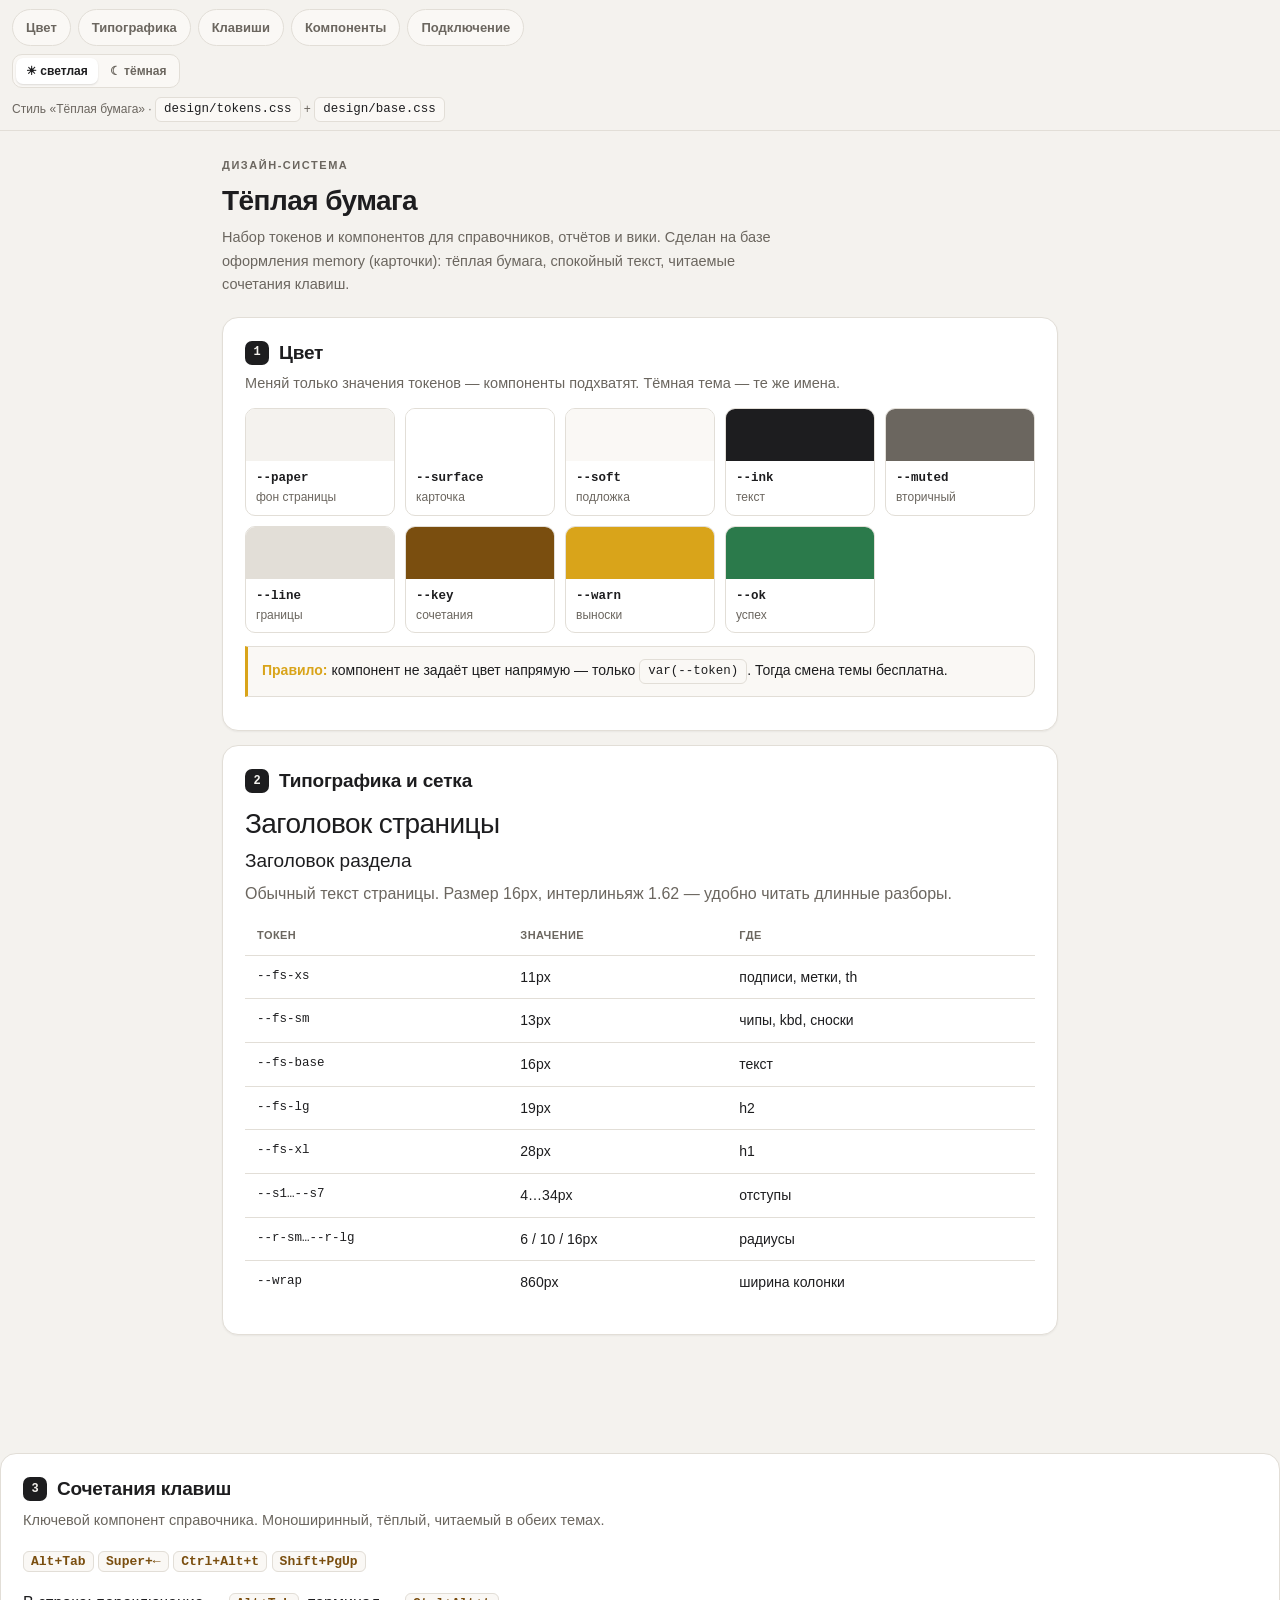
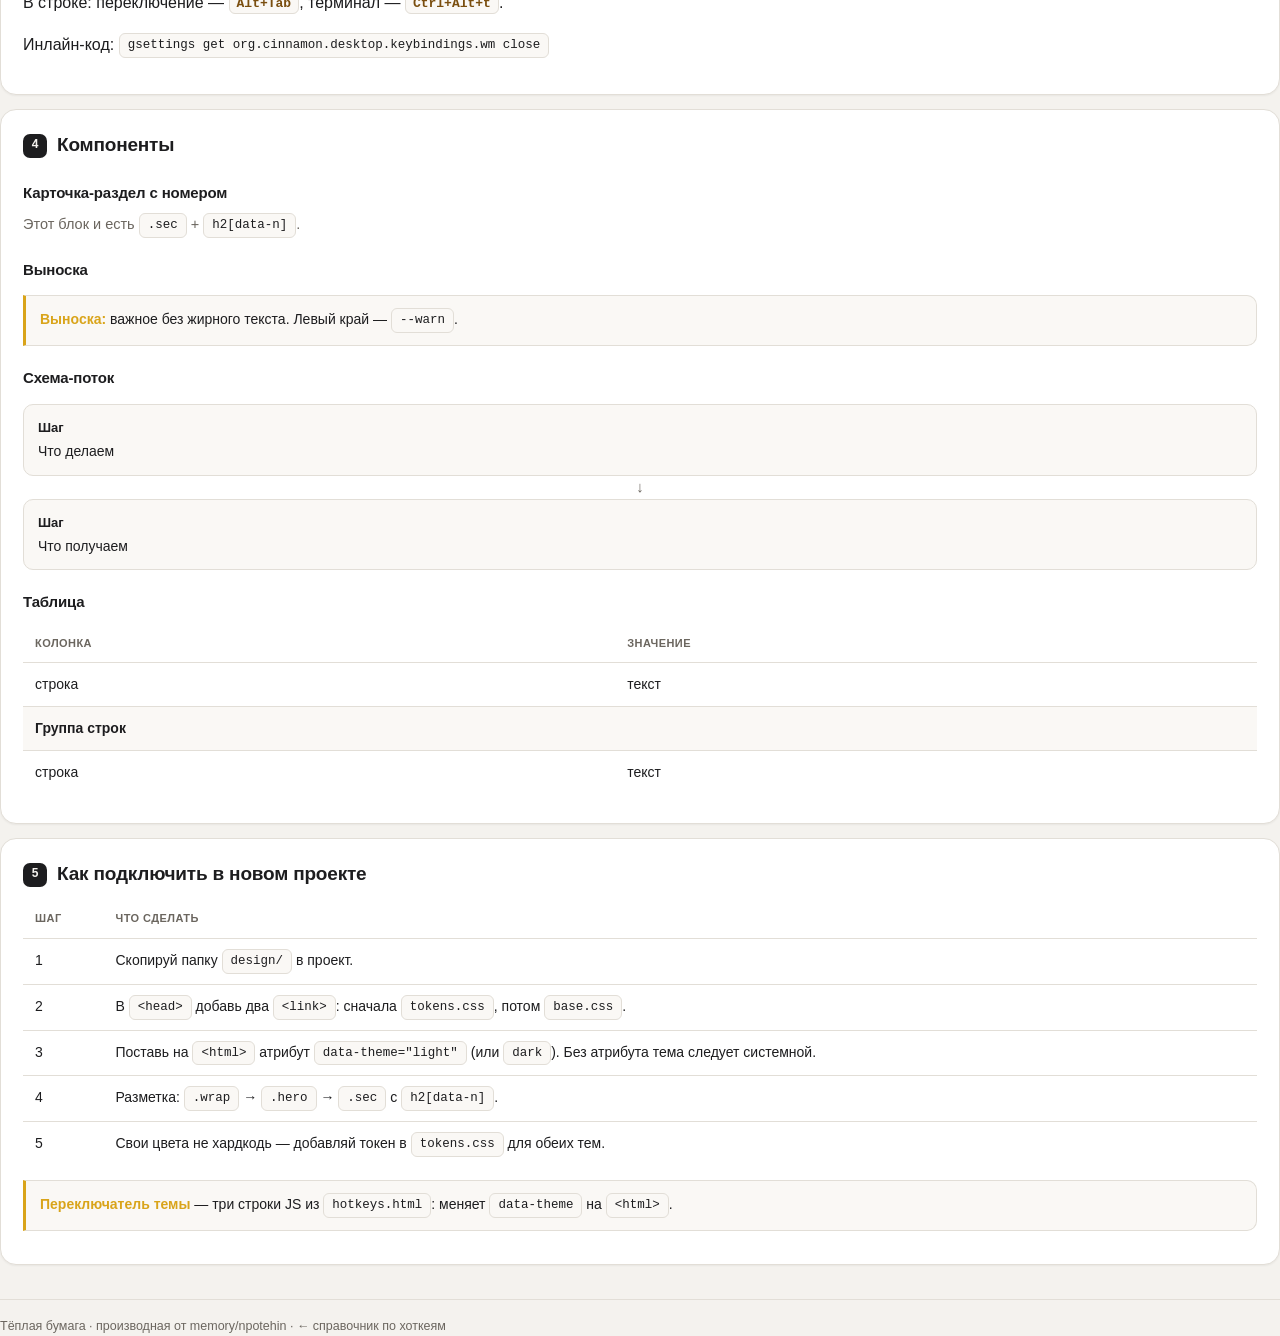
<file: design/gallery.html>
<!DOCTYPE html>
<html lang="ru" data-theme="light">
<head>
<meta charset="utf-8">
<meta name="viewport" content="width=device-width, initial-scale=1, viewport-fit=cover">
<meta name="theme-color" content="#f4f2ee">
<title>Тёплая бумага · дизайн-токены</title>
<link rel="stylesheet" href="tokens.css">
<link rel="stylesheet" href="base.css">
<style>
  .swatches { display:grid; grid-template-columns:repeat(auto-fill,minmax(150px,1fr)); gap:10px; margin:12px 0; }
  .sw { border:1px solid var(--line); border-radius:var(--r-md); overflow:hidden; background:var(--surface); }
  .sw .chip-color { height:52px; }
  .sw .lab { padding:7px 10px; font-size:12px; color:var(--muted); }
  .sw .lab b { display:block; color:var(--ink); font-size:12.5px; font-family:var(--mono); }
  .doctable td:first-child { font-family:var(--mono); font-size:12.5px; white-space:nowrap; }
  .sample-h1 { font-size:var(--fs-xl); letter-spacing:var(--ls-tight); margin:0; }
  .sample-h2 { font-size:var(--fs-lg); margin:0; }
  .sample-p { color:var(--muted); margin:4px 0 0; }
</style>
</head>
<body>
<div class="bar">
  <div class="chips">
    <a class="chip" href="#c">Цвет</a><a class="chip" href="#t">Типографика</a>
    <a class="chip" href="#k">Клавиши</a><a class="chip" href="#comp">Компоненты</a>
    <a class="chip" href="#use">Подключение</a>
  </div>
  <div class="switches">
    <div class="seg" role="group" aria-label="Тема">
      <button data-t="light" aria-pressed="true">☀︎ светлая</button>
      <button data-t="dark" aria-pressed="false">☾ тёмная</button>
    </div>
  </div>
  <div class="hint">Стиль «Тёплая бумага» · <code>design/tokens.css</code> + <code>design/base.css</code></div>
</div>

<div class="wrap">
<div class="hero">
  <div class="k">Дизайн-система</div>
  <h1>Тёплая бумага</h1>
  <p>Набор токенов и компонентов для справочников, отчётов и вики. Сделан на базе оформления memory (карточки): тёплая бумага, спокойный текст, читаемые сочетания клавиш.</p>
</div>

<div class="sec" id="c">
  <h2 data-n="1">Цвет</h2>
  <p class="lead">Меняй только значения токенов — компоненты подхватят. Тёмная тема — те же имена.</p>
  <div class="swatches">
    <div class="sw"><div class="chip-color" style="background:var(--paper)"></div><div class="lab"><b>--paper</b>фон страницы</div></div>
    <div class="sw"><div class="chip-color" style="background:var(--surface)"></div><div class="lab"><b>--surface</b>карточка</div></div>
    <div class="sw"><div class="chip-color" style="background:var(--soft)"></div><div class="lab"><b>--soft</b>подложка</div></div>
    <div class="sw"><div class="chip-color" style="background:var(--ink)"></div><div class="lab"><b>--ink</b>текст</div></div>
    <div class="sw"><div class="chip-color" style="background:var(--muted)"></div><div class="lab"><b>--muted</b>вторичный</div></div>
    <div class="sw"><div class="chip-color" style="background:var(--line)"></div><div class="lab"><b>--line</b>границы</div></div>
    <div class="sw"><div class="chip-color" style="background:var(--key)"></div><div class="lab"><b>--key</b>сочетания</div></div>
    <div class="sw"><div class="chip-color" style="background:var(--warn)"></div><div class="lab"><b>--warn</b>выноски</div></div>
    <div class="sw"><div class="chip-color" style="background:var(--ok)"></div><div class="lab"><b>--ok</b>успех</div></div>
  </div>
  <div class="note"><b>Правило:</b> компонент не задаёт цвет напрямую — только <code>var(--token)</code>. Тогда смена темы бесплатна.</div>
</div>

<div class="sec" id="t">
  <h2 data-n="2">Типографика и сетка</h2>
  <p class="sample-h1">Заголовок страницы</p>
  <p class="sample-h2">Заголовок раздела</p>
  <p class="sample-p">Обычный текст страницы. Размер 16px, интерлиньяж 1.62 — удобно читать длинные разборы.</p>
  <table class="doctable">
    <tr><th>Токен</th><th>Значение</th><th>Где</th></tr>
    <tr><td>--fs-xs</td><td>11px</td><td>подписи, метки, th</td></tr>
    <tr><td>--fs-sm</td><td>13px</td><td>чипы, kbd, сноски</td></tr>
    <tr><td>--fs-base</td><td>16px</td><td>текст</td></tr>
    <tr><td>--fs-lg</td><td>19px</td><td>h2</td></tr>
    <tr><td>--fs-xl</td><td>28px</td><td>h1</td></tr>
    <tr><td>--s1…--s7</td><td>4…34px</td><td>отступы</td></tr>
    <tr><td>--r-sm…--r-lg</td><td>6 / 10 / 16px</td><td>радиусы</td></tr>
    <tr><td>--wrap</td><td>860px</td><td>ширина колонки</td></tr>
  </table></div>
</div>

<div class="sec" id="k">
  <h2 data-n="3">Сочетания клавиш</h2>
  <p class="lead">Ключевой компонент справочника. Моноширинный, тёплый, читаемый в обеих темах.</p>
  <p><span class="kbd">Alt+Tab</span> <span class="kbd">Super+←</span> <span class="kbd">Ctrl+Alt+t</span> <span class="kbd">Shift+PgUp</span></p>
  <p>В строке: переключение — <span class="kbd">Alt+Tab</span>, терминал — <span class="kbd">Ctrl+Alt+t</span>.</p>
  <p>Инлайн-код: <code>gsettings get org.cinnamon.desktop.keybindings.wm close</code></p>
</div>

<div class="sec" id="comp">
  <h2 data-n="4">Компоненты</h2>
  <h3>Карточка-раздел с номером</h3>
  <p class="lead">Этот блок и есть <code>.sec</code> + <code>h2[data-n]</code>.</p>
  <h3>Выноска</h3>
  <div class="note"><b>Выноска:</b> важное без жирного текста. Левый край — <code>--warn</code>.</div>
  <h3>Схема-поток</h3>
  <div class="flow">
    <div class="node"><b>Шаг</b>Что делаем</div>
    <div class="arrow">↓</div>
    <div class="node"><b>Шаг</b>Что получаем</div>
  </div>
  <h3>Таблица</h3>
  <div class="tablewrap"><table>
    <tr><th>Колонка</th><th>Значение</th></tr>
    <tr><td class="d">строка</td><td class="d">текст</td></tr>
    <tr class="group"><td colspan="2">Группа строк</td></tr>
    <tr><td class="d">строка</td><td class="d">текст</td></tr>
  </table></div>
</div>

<div class="sec" id="use">
  <h2 data-n="5">Как подключить в новом проекте</h2>
  <div class="tablewrap"><table>
    <tr><th>Шаг</th><th>Что сделать</th></tr>
    <tr><td class="d">1</td><td class="d">Скопируй папку <code>design/</code> в проект.</td></tr>
    <tr><td class="d">2</td><td class="d">В <code>&lt;head&gt;</code> добавь два <code>&lt;link&gt;</code>: сначала <code>tokens.css</code>, потом <code>base.css</code>.</td></tr>
    <tr><td class="d">3</td><td class="d">Поставь на <code>&lt;html&gt;</code> атрибут <code>data-theme="light"</code> (или <code>dark</code>). Без атрибута тема следует системной.</td></tr>
    <tr><td class="d">4</td><td class="d">Разметка: <code>.wrap</code> → <code>.hero</code> → <code>.sec</code> с <code>h2[data-n]</code>.</td></tr>
    <tr><td class="d">5</td><td class="d">Свои цвета не хардкодь — добавляй токен в <code>tokens.css</code> для обеих тем.</td></tr>
  </table></div>
  <div class="note"><b>Переключатель темы</b> — три строки JS из <code>hotkeys.html</code>: меняет <code>data-theme</code> на <code>&lt;html&gt;</code>.</div>
</div>

<div class="foot">Тёплая бумага · производная от memory/npotehin · <a href="../hotkeys.html">← справочник по хоткеям</a></div>
</div>

<script>
const root = document.documentElement;
function setTheme(t){
  root.dataset.theme = t;
  document.querySelectorAll('[data-t]').forEach(b =>
    b.setAttribute('aria-pressed', b.dataset.t === t));
}
document.querySelectorAll('[data-t]').forEach(b => b.onclick = () => setTheme(b.dataset.t));
setTheme('light');
</script>
</body>
</html>
</file>
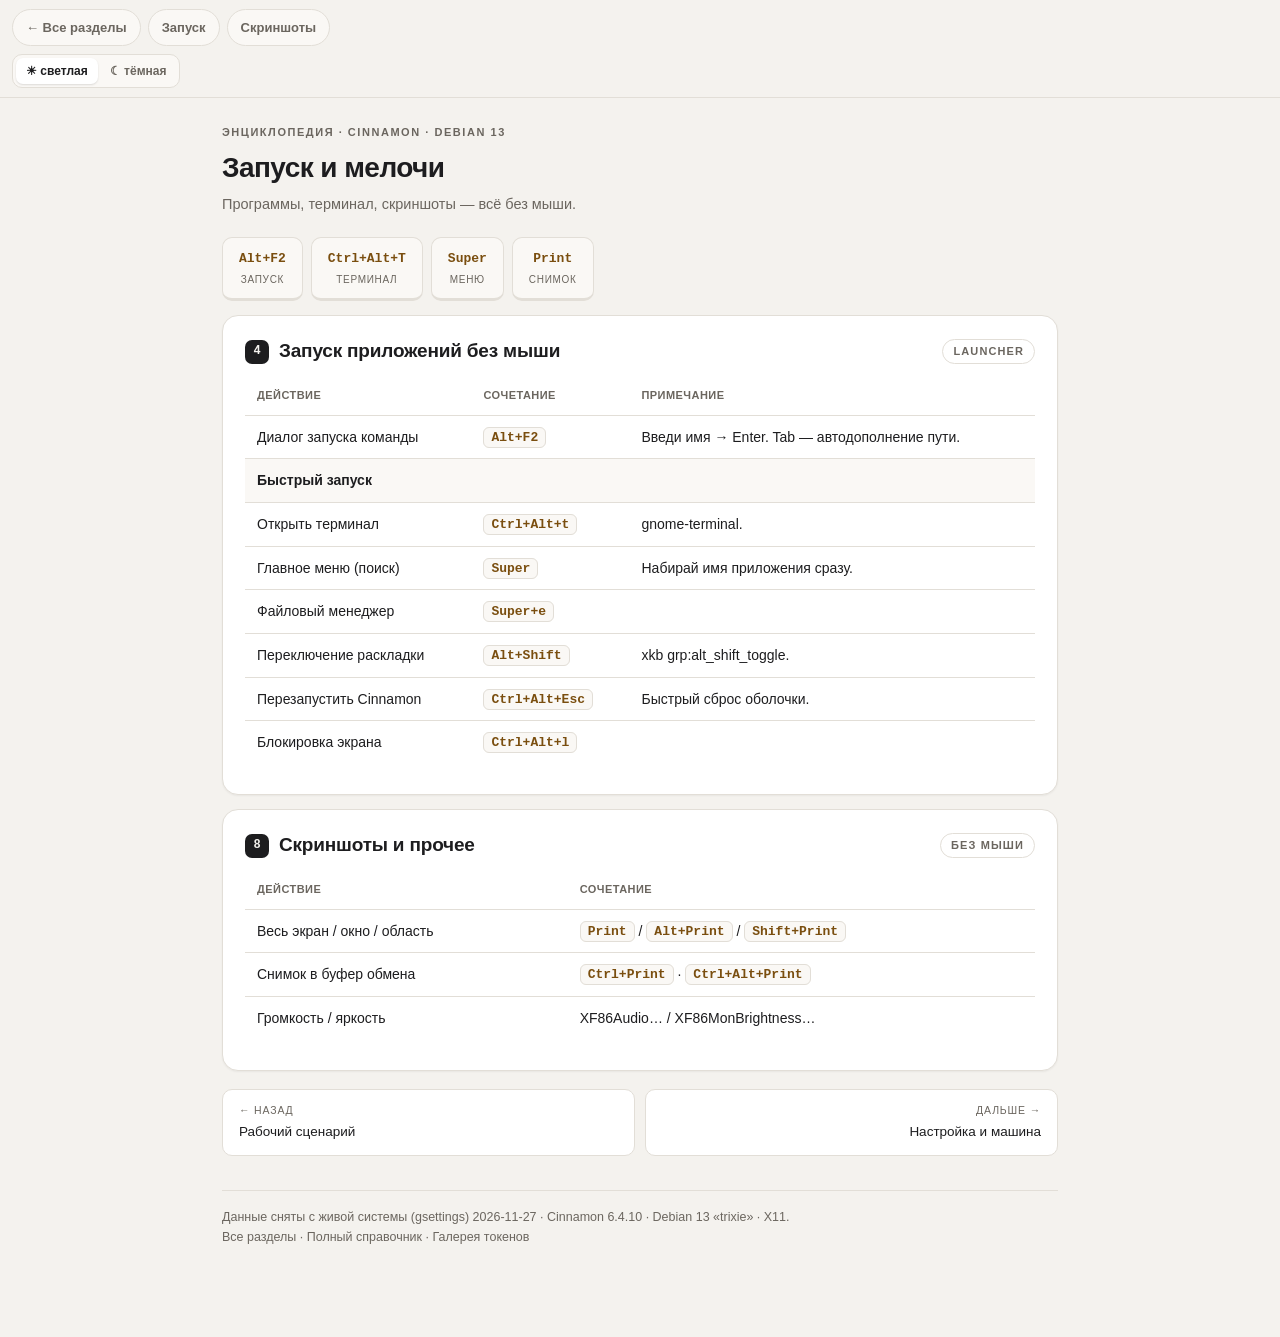
<file: pages/launch.html>
<!DOCTYPE html>
<html lang="ru" data-theme="light">
<head>
<meta charset="utf-8">
<meta name="viewport" content="width=device-width, initial-scale=1, viewport-fit=cover">
<meta name="theme-color" content="#f4f2ee">
<title>Запуск и мелочи · Cinnamon</title>
<link rel="stylesheet" href="../design/tokens.css">
<link rel="stylesheet" href="../design/base.css">
</head>
<body>
<div class="bar">
  <div class="chips"><a class="chip" href="../index.html">← Все разделы</a><a class="chip" href="#o4">Запуск</a><a class="chip" href="#o8">Скриншоты</a></div>
  <div class="switches">
    <div class="seg" role="group" aria-label="Тема">
      <button data-t="light" aria-pressed="true">☀︎ светлая</button>
      <button data-t="dark" aria-pressed="false">☾ тёмная</button>
    </div>
  </div>
</div>

<div class="wrap">
<div class="hero">
  <div class="k">Энциклопедия · Cinnamon · Debian 13</div>
  <h1>Запуск и мелочи</h1>
  <p>Программы, терминал, скриншоты — всё без мыши.</p>
</div>
<div class="keys">
    <span class="keycap">Alt+F2<small>запуск</small></span>
    <span class="keycap">Ctrl+Alt+T<small>терминал</small></span>
    <span class="keycap">Super<small>меню</small></span>
    <span class="keycap">Print<small>снимок</small></span>
  </div>
<div class="sec" id="o4">
  <h2 data-n="4">Запуск приложений без мыши <span class="tag">launcher</span></h2>
  <div class="tablewrap"><table>
    <tr><th>Действие</th><th>Сочетание</th><th>Примечание</th></tr>
    <tr><td class="d">Диалог запуска команды</td><td><span class="kbd">Alt+F2</span></td><td class="d">Введи имя → Enter. Tab — автодополнение пути.</td></tr>
    <tr class="group"><td colspan="3">Быстрый запуск</td></tr>
    <tr><td class="d">Открыть терминал</td><td><span class="kbd">Ctrl+Alt+t</span></td><td class="d">gnome-terminal.</td></tr>
    <tr><td class="d">Главное меню (поиск)</td><td><span class="kbd">Super</span></td><td class="d">Набирай имя приложения сразу.</td></tr>
    <tr><td class="d">Файловый менеджер</td><td><span class="kbd">Super+e</span></td><td class="d"></td></tr>
    <tr><td class="d">Переключение раскладки</td><td><span class="kbd">Alt+Shift</span></td><td class="d">xkb grp:alt_shift_toggle.</td></tr>
    <tr><td class="d">Перезапустить Cinnamon</td><td><span class="kbd">Ctrl+Alt+Esc</span></td><td class="d">Быстрый сброс оболочки.</td></tr>
    <tr><td class="d">Блокировка экрана</td><td><span class="kbd">Ctrl+Alt+l</span></td><td class="d"></td></tr>
  </table></div>
</div>
<div class="sec" id="o8">
  <h2 data-n="8">Скриншоты и прочее <span class="tag">без мыши</span></h2>
  <div class="tablewrap"><table>
    <tr><th>Действие</th><th>Сочетание</th></tr>
    <tr><td class="d">Весь экран / окно / область</td><td><span class="kbd">Print</span> / <span class="kbd">Alt+Print</span> / <span class="kbd">Shift+Print</span></td></tr>
    <tr><td class="d">Снимок в буфер обмена</td><td><span class="kbd">Ctrl+Print</span> · <span class="kbd">Ctrl+Alt+Print</span></td></tr>
    <tr><td class="d">Громкость / яркость</td><td>XF86Audio… / XF86MonBrightness…</td></tr>
  </table></div>
</div>
<div class="pager"><a class="prev" href="work.html"><span class="dir">← Назад</span>Рабочий сценарий</a><a class="next" href="machine.html"><span class="dir">Дальше →</span>Настройка и машина</a></div>
<div class="foot">Данные сняты с живой системы (gsettings) 2026-11-27 · Cinnamon 6.4.10 · Debian 13 «trixie» · X11.<br>
<a href="../index.html">Все разделы</a> · <a href="../hotkeys.html">Полный справочник</a> · <a href="../design/gallery.html">Галерея токенов</a></div>
</div>
<script>
const root = document.documentElement;
function setTheme(t){
  root.dataset.theme = t;
  document.querySelectorAll('[data-t]').forEach(b =>
    b.setAttribute('aria-pressed', b.dataset.t === t));
}
document.querySelectorAll('[data-t]').forEach(b => b.onclick = () => setTheme(b.dataset.t));
setTheme('light');
</script>
</body>
</html>
</file>
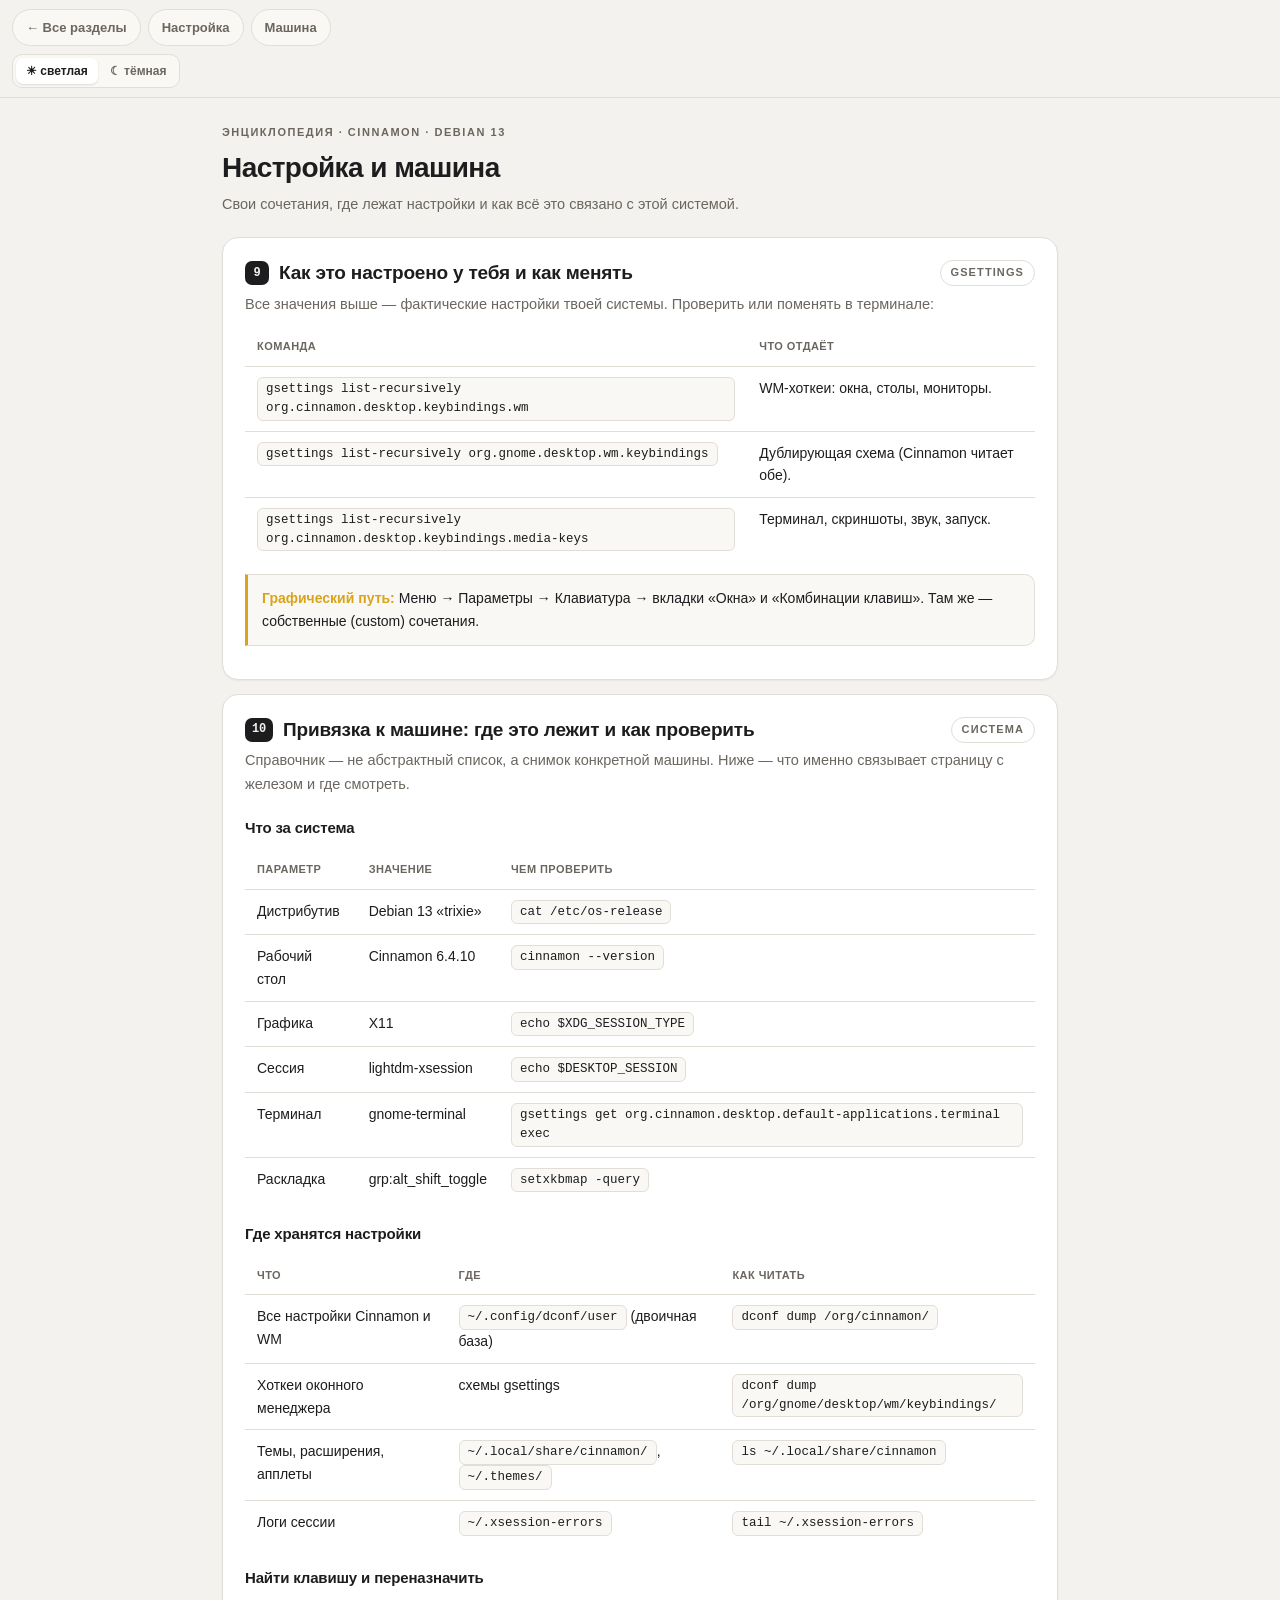
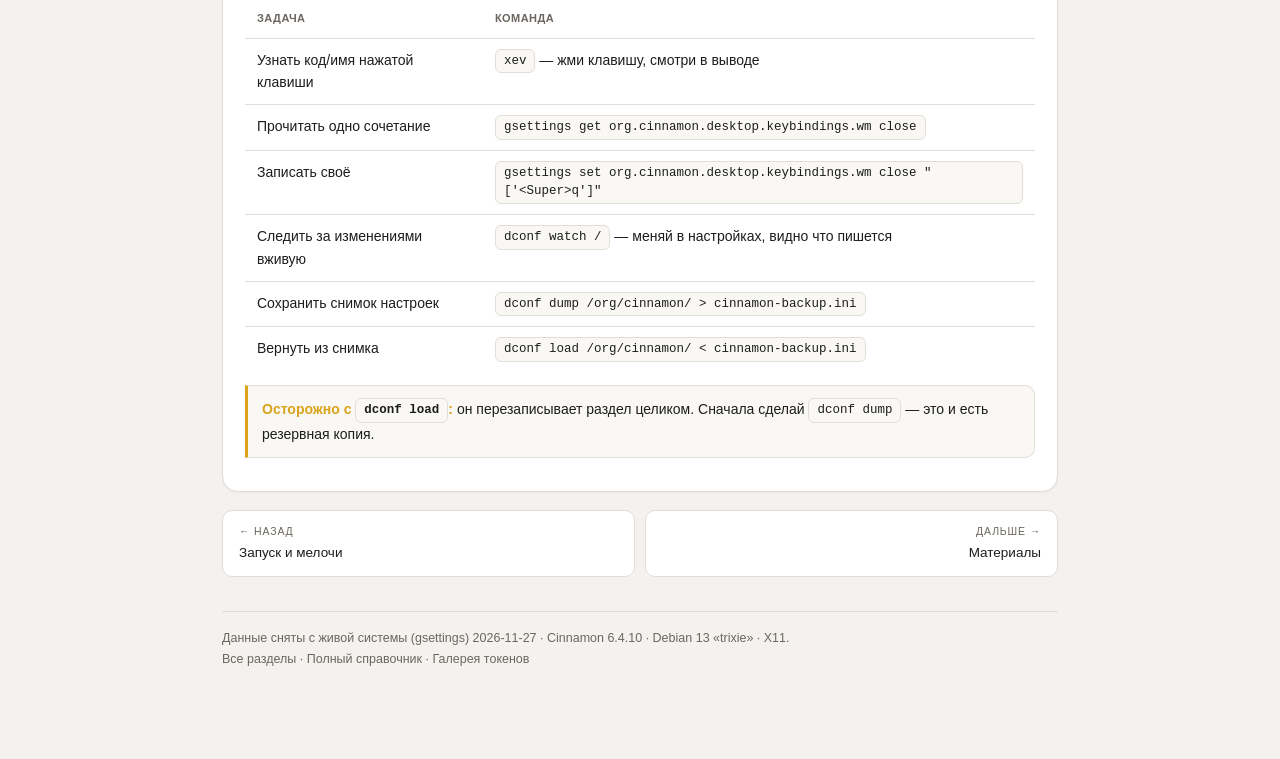
<file: pages/machine.html>
<!DOCTYPE html>
<html lang="ru" data-theme="light">
<head>
<meta charset="utf-8">
<meta name="viewport" content="width=device-width, initial-scale=1, viewport-fit=cover">
<meta name="theme-color" content="#f4f2ee">
<title>Настройка и машина · Cinnamon</title>
<link rel="stylesheet" href="../design/tokens.css">
<link rel="stylesheet" href="../design/base.css">
</head>
<body>
<div class="bar">
  <div class="chips"><a class="chip" href="../index.html">← Все разделы</a><a class="chip" href="#o9">Настройка</a><a class="chip" href="#o10">Машина</a></div>
  <div class="switches">
    <div class="seg" role="group" aria-label="Тема">
      <button data-t="light" aria-pressed="true">☀︎ светлая</button>
      <button data-t="dark" aria-pressed="false">☾ тёмная</button>
    </div>
  </div>
</div>

<div class="wrap">
<div class="hero">
  <div class="k">Энциклопедия · Cinnamon · Debian 13</div>
  <h1>Настройка и машина</h1>
  <p>Свои сочетания, где лежат настройки и как всё это связано с этой системой.</p>
</div>

<div class="sec" id="o9">
  <h2 data-n="9">Как это настроено у тебя и как менять <span class="tag">gsettings</span></h2>
  <p class="lead">Все значения выше — фактические настройки твоей системы. Проверить или поменять в терминале:</p>
  <div class="tablewrap"><table>
    <tr><th>Команда</th><th>Что отдаёт</th></tr>
    <tr><td class="d"><code>gsettings list-recursively org.cinnamon.desktop.keybindings.wm</code></td><td class="d">WM-хоткеи: окна, столы, мониторы.</td></tr>
    <tr><td class="d"><code>gsettings list-recursively org.gnome.desktop.wm.keybindings</code></td><td class="d">Дублирующая схема (Cinnamon читает обе).</td></tr>
    <tr><td class="d"><code>gsettings list-recursively org.cinnamon.desktop.keybindings.media-keys</code></td><td class="d">Терминал, скриншоты, звук, запуск.</td></tr>
  </table></div>
  <div class="note"><b>Графический путь:</b> Меню → Параметры → Клавиатура → вкладки «Окна» и «Комбинации клавиш». Там же — собственные (custom) сочетания.</div>
</div>
<div class="sec" id="o10">
  <h2 data-n="10">Привязка к машине: где это лежит и как проверить <span class="tag">система</span></h2>
  <p class="lead">Справочник — не абстрактный список, а снимок конкретной машины. Ниже — что именно связывает страницу с железом и где смотреть.</p>

  <h3>Что за система</h3>
  <div class="tablewrap"><table>
    <tr><th>Параметр</th><th>Значение</th><th>Чем проверить</th></tr>
    <tr><td class="d">Дистрибутив</td><td class="d">Debian 13 «trixie»</td><td><code>cat /etc/os-release</code></td></tr>
    <tr><td class="d">Рабочий стол</td><td class="d">Cinnamon 6.4.10</td><td><code>cinnamon --version</code></td></tr>
    <tr><td class="d">Графика</td><td class="d">X11</td><td><code>echo $XDG_SESSION_TYPE</code></td></tr>
    <tr><td class="d">Сессия</td><td class="d">lightdm-xsession</td><td><code>echo $DESKTOP_SESSION</code></td></tr>
    <tr><td class="d">Терминал</td><td class="d">gnome-terminal</td><td><code>gsettings get org.cinnamon.desktop.default-applications.terminal exec</code></td></tr>
    <tr><td class="d">Раскладка</td><td class="d">grp:alt_shift_toggle</td><td><code>setxkbmap -query</code></td></tr>
  </table></div>

  <h3>Где хранятся настройки</h3>
  <div class="tablewrap"><table>
    <tr><th>Что</th><th>Где</th><th>Как читать</th></tr>
    <tr><td class="d">Все настройки Cinnamon и WM</td><td class="d"><code>~/.config/dconf/user</code> (двоичная база)</td><td><code>dconf dump /org/cinnamon/</code></td></tr>
    <tr><td class="d">Хоткеи оконного менеджера</td><td class="d">схемы gsettings</td><td><code>dconf dump /org/gnome/desktop/wm/keybindings/</code></td></tr>
    <tr><td class="d">Темы, расширения, апплеты</td><td class="d"><code>~/.local/share/cinnamon/</code>, <code>~/.themes/</code></td><td><code>ls ~/.local/share/cinnamon</code></td></tr>
    <tr><td class="d">Логи сессии</td><td class="d"><code>~/.xsession-errors</code></td><td><code>tail ~/.xsession-errors</code></td></tr>
  </table></div>

  <h3>Найти клавишу и переназначить</h3>
  <div class="tablewrap"><table>
    <tr><th>Задача</th><th>Команда</th></tr>
    <tr><td class="d">Узнать код/имя нажатой клавиши</td><td><code>xev</code> — жми клавишу, смотри в выводе</td></tr>
    <tr><td class="d">Прочитать одно сочетание</td><td><code>gsettings get org.cinnamon.desktop.keybindings.wm close</code></td></tr>
    <tr><td class="d">Записать своё</td><td><code>gsettings set org.cinnamon.desktop.keybindings.wm close "['&lt;Super&gt;q']"</code></td></tr>
    <tr><td class="d">Следить за изменениями вживую</td><td><code>dconf watch /</code> — меняй в настройках, видно что пишется</td></tr>
    <tr><td class="d">Сохранить снимок настроек</td><td><code>dconf dump /org/cinnamon/ &gt; cinnamon-backup.ini</code></td></tr>
    <tr><td class="d">Вернуть из снимка</td><td><code>dconf load /org/cinnamon/ &lt; cinnamon-backup.ini</code></td></tr>
  </table></div>

  <div class="note"><b>Осторожно с <code>dconf load</code>:</b> он перезаписывает раздел целиком. Сначала сделай <code>dconf dump</code> — это и есть резервная копия.</div>
</div>
<div class="pager"><a class="prev" href="launch.html"><span class="dir">← Назад</span>Запуск и мелочи</a><a class="next" href="materials.html"><span class="dir">Дальше →</span>Материалы</a></div>
<div class="foot">Данные сняты с живой системы (gsettings) 2026-11-27 · Cinnamon 6.4.10 · Debian 13 «trixie» · X11.<br>
<a href="../index.html">Все разделы</a> · <a href="../hotkeys.html">Полный справочник</a> · <a href="../design/gallery.html">Галерея токенов</a></div>
</div>
<script>
const root = document.documentElement;
function setTheme(t){
  root.dataset.theme = t;
  document.querySelectorAll('[data-t]').forEach(b =>
    b.setAttribute('aria-pressed', b.dataset.t === t));
}
document.querySelectorAll('[data-t]').forEach(b => b.onclick = () => setTheme(b.dataset.t));
setTheme('light');
</script>
</body>
</html>
</file>
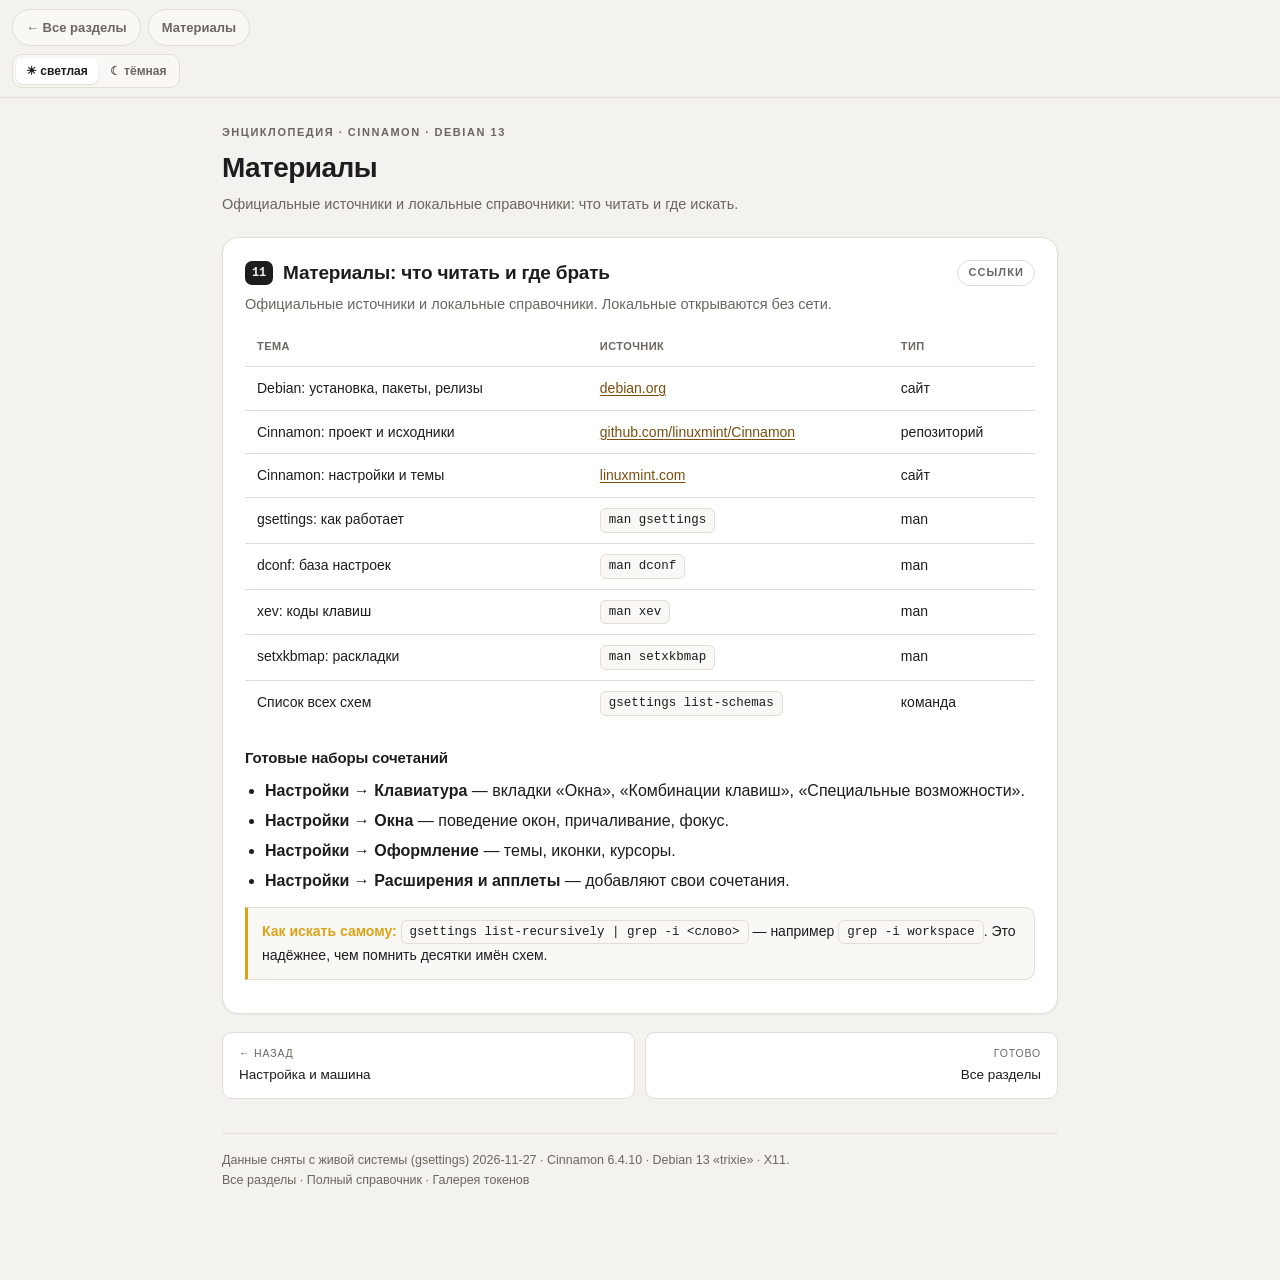
<file: pages/materials.html>
<!DOCTYPE html>
<html lang="ru" data-theme="light">
<head>
<meta charset="utf-8">
<meta name="viewport" content="width=device-width, initial-scale=1, viewport-fit=cover">
<meta name="theme-color" content="#f4f2ee">
<title>Материалы · Cinnamon</title>
<link rel="stylesheet" href="../design/tokens.css">
<link rel="stylesheet" href="../design/base.css">
</head>
<body>
<div class="bar">
  <div class="chips"><a class="chip" href="../index.html">← Все разделы</a><a class="chip" href="#o11">Материалы</a></div>
  <div class="switches">
    <div class="seg" role="group" aria-label="Тема">
      <button data-t="light" aria-pressed="true">☀︎ светлая</button>
      <button data-t="dark" aria-pressed="false">☾ тёмная</button>
    </div>
  </div>
</div>

<div class="wrap">
<div class="hero">
  <div class="k">Энциклопедия · Cinnamon · Debian 13</div>
  <h1>Материалы</h1>
  <p>Официальные источники и локальные справочники: что читать и где искать.</p>
</div>

<div class="sec" id="o11">
  <h2 data-n="11">Материалы: что читать и где брать <span class="tag">ссылки</span></h2>
  <p class="lead">Официальные источники и локальные справочники. Локальные открываются без сети.</p>
  <div class="tablewrap"><table>
    <tr><th>Тема</th><th>Источник</th><th>Тип</th></tr>
    <tr><td class="d">Debian: установка, пакеты, релизы</td><td><a href="https://www.debian.org/">debian.org</a></td><td class="d">сайт</td></tr>
    <tr><td class="d">Cinnamon: проект и исходники</td><td><a href="https://github.com/linuxmint/Cinnamon">github.com/linuxmint/Cinnamon</a></td><td class="d">репозиторий</td></tr>
    <tr><td class="d">Cinnamon: настройки и темы</td><td><a href="https://linuxmint.com/">linuxmint.com</a></td><td class="d">сайт</td></tr>
    <tr><td class="d">gsettings: как работает</td><td><code>man gsettings</code></td><td class="d">man</td></tr>
    <tr><td class="d">dconf: база настроек</td><td><code>man dconf</code></td><td class="d">man</td></tr>
    <tr><td class="d">xev: коды клавиш</td><td><code>man xev</code></td><td class="d">man</td></tr>
    <tr><td class="d">setxkbmap: раскладки</td><td><code>man setxkbmap</code></td><td class="d">man</td></tr>
    <tr><td class="d">Список всех схем</td><td><code>gsettings list-schemas</code></td><td class="d">команда</td></tr>
  </table></div>

  <h3>Готовые наборы сочетаний</h3>
  <ul>
    <li><b>Настройки → Клавиатура</b> — вкладки «Окна», «Комбинации клавиш», «Специальные возможности».</li>
    <li><b>Настройки → Окна</b> — поведение окон, причаливание, фокус.</li>
    <li><b>Настройки → Оформление</b> — темы, иконки, курсоры.</li>
    <li><b>Настройки → Расширения и апплеты</b> — добавляют свои сочетания.</li>
  </ul>

  <div class="note"><b>Как искать самому:</b> <code>gsettings list-recursively | grep -i &lt;слово&gt;</code> — например <code>grep -i workspace</code>. Это надёжнее, чем помнить десятки имён схем.</div>
</div>
<div class="pager"><a class="prev" href="machine.html"><span class="dir">← Назад</span>Настройка и машина</a><a class="next" href="../index.html"><span class="dir">Готово</span>Все разделы</a></div>
<div class="foot">Данные сняты с живой системы (gsettings) 2026-11-27 · Cinnamon 6.4.10 · Debian 13 «trixie» · X11.<br>
<a href="../index.html">Все разделы</a> · <a href="../hotkeys.html">Полный справочник</a> · <a href="../design/gallery.html">Галерея токенов</a></div>
</div>
<script>
const root = document.documentElement;
function setTheme(t){
  root.dataset.theme = t;
  document.querySelectorAll('[data-t]').forEach(b =>
    b.setAttribute('aria-pressed', b.dataset.t === t));
}
document.querySelectorAll('[data-t]').forEach(b => b.onclick = () => setTheme(b.dataset.t));
setTheme('light');
</script>
</body>
</html>
</file>
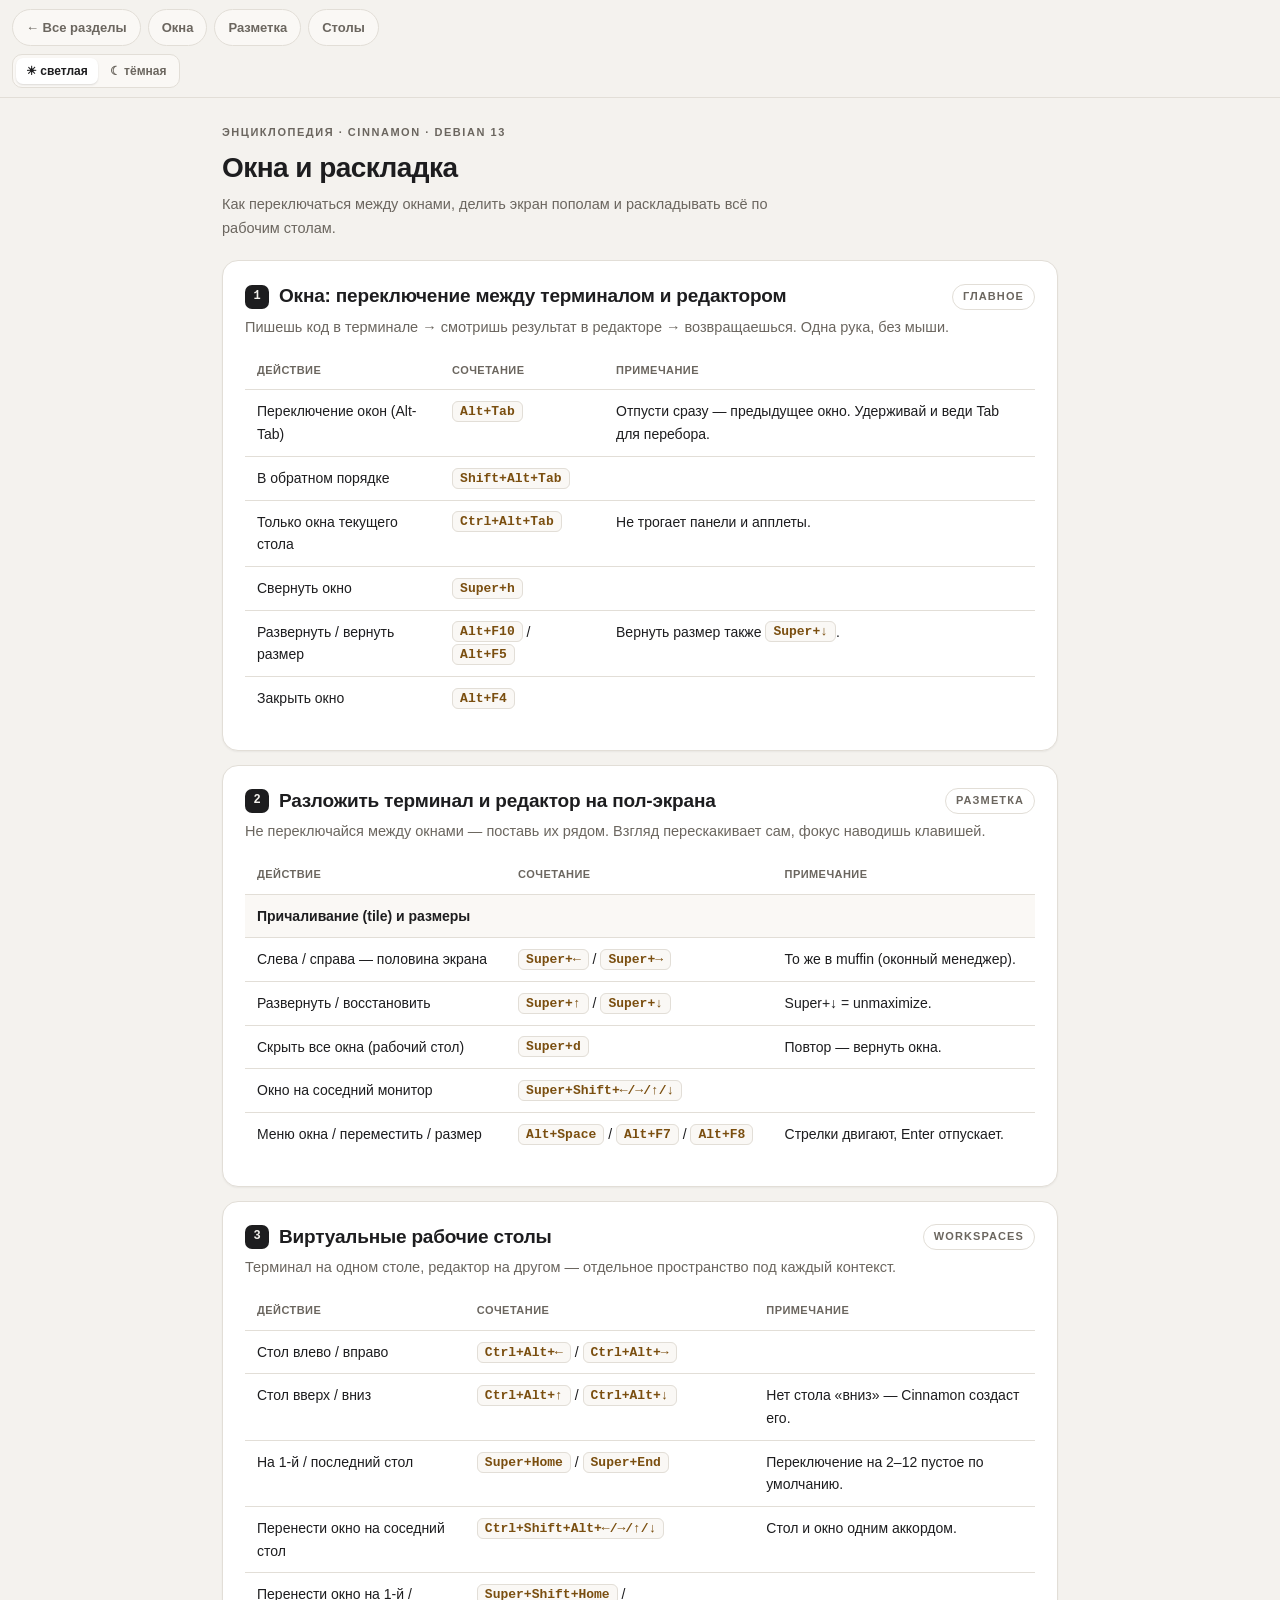
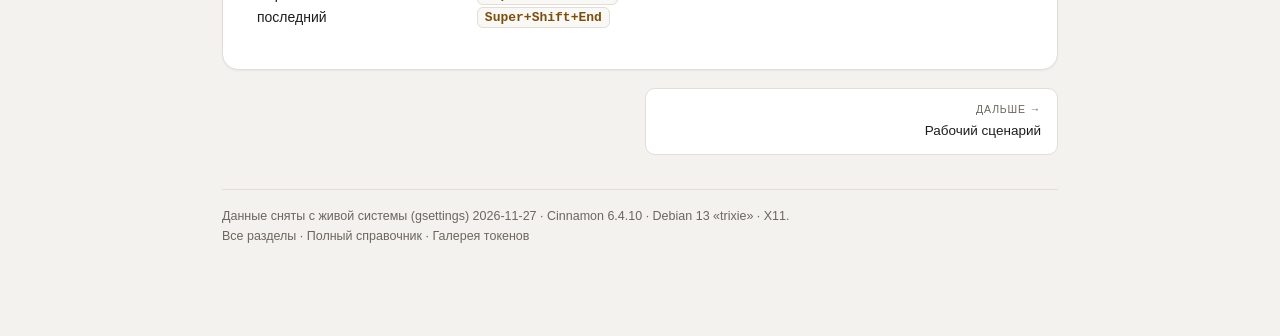
<file: pages/windows.html>
<!DOCTYPE html>
<html lang="ru" data-theme="light">
<head>
<meta charset="utf-8">
<meta name="viewport" content="width=device-width, initial-scale=1, viewport-fit=cover">
<meta name="theme-color" content="#f4f2ee">
<title>Окна и раскладка · Cinnamon</title>
<link rel="stylesheet" href="../design/tokens.css">
<link rel="stylesheet" href="../design/base.css">
</head>
<body>
<div class="bar">
  <div class="chips"><a class="chip" href="../index.html">← Все разделы</a><a class="chip" href="#o1">Окна</a><a class="chip" href="#o2">Разметка</a><a class="chip" href="#o3">Столы</a></div>
  <div class="switches">
    <div class="seg" role="group" aria-label="Тема">
      <button data-t="light" aria-pressed="true">☀︎ светлая</button>
      <button data-t="dark" aria-pressed="false">☾ тёмная</button>
    </div>
  </div>
</div>

<div class="wrap">
<div class="hero">
  <div class="k">Энциклопедия · Cinnamon · Debian 13</div>
  <h1>Окна и раскладка</h1>
  <p>Как переключаться между окнами, делить экран пополам и раскладывать всё по рабочим столам.</p>
</div>

<div class="sec" id="o1">
  <h2 data-n="1">Окна: переключение между терминалом и редактором <span class="tag">главное</span></h2>
  <p class="lead">Пишешь код в терминале → смотришь результат в редакторе → возвращаешься. Одна рука, без мыши.</p>
  <div class="tablewrap"><table>
    <tr><th>Действие</th><th>Сочетание</th><th>Примечание</th></tr>
    <tr><td class="d">Переключение окон (Alt-Tab)</td><td><span class="kbd">Alt+Tab</span></td><td class="d">Отпусти сразу — предыдущее окно. Удерживай и веди Tab для перебора.</td></tr>
    <tr><td class="d">В обратном порядке</td><td><span class="kbd">Shift+Alt+Tab</span></td><td class="d"></td></tr>
    <tr><td class="d">Только окна текущего стола</td><td><span class="kbd">Ctrl+Alt+Tab</span></td><td class="d">Не трогает панели и апплеты.</td></tr>
    <tr><td class="d">Свернуть окно</td><td><span class="kbd">Super+h</span></td><td class="d"></td></tr>
    <tr><td class="d">Развернуть / вернуть размер</td><td><span class="kbd">Alt+F10</span> / <span class="kbd">Alt+F5</span></td><td class="d">Вернуть размер также <span class="kbd">Super+↓</span>.</td></tr>
    <tr><td class="d">Закрыть окно</td><td><span class="kbd">Alt+F4</span></td><td class="d"></td></tr>
  </table></div>
</div>
<div class="sec" id="o2">
  <h2 data-n="2">Разложить терминал и редактор на пол-экрана <span class="tag">разметка</span></h2>
  <p class="lead">Не переключайся между окнами — поставь их рядом. Взгляд перескакивает сам, фокус наводишь клавишей.</p>
  <div class="tablewrap"><table>
    <tr><th>Действие</th><th>Сочетание</th><th>Примечание</th></tr>
    <tr class="group"><td colspan="3">Причаливание (tile) и размеры</td></tr>
    <tr><td class="d">Слева / справа — половина экрана</td><td><span class="kbd">Super+←</span> / <span class="kbd">Super+→</span></td><td class="d">То же в muffin (оконный менеджер).</td></tr>
    <tr><td class="d">Развернуть / восстановить</td><td><span class="kbd">Super+↑</span> / <span class="kbd">Super+↓</span></td><td class="d">Super+↓ = unmaximize.</td></tr>
    <tr><td class="d">Скрыть все окна (рабочий стол)</td><td><span class="kbd">Super+d</span></td><td class="d">Повтор — вернуть окна.</td></tr>
    <tr><td class="d">Окно на соседний монитор</td><td><span class="kbd">Super+Shift+←/→/↑/↓</span></td><td class="d"></td></tr>
    <tr><td class="d">Меню окна / переместить / размер</td><td><span class="kbd">Alt+Space</span> / <span class="kbd">Alt+F7</span> / <span class="kbd">Alt+F8</span></td><td class="d">Стрелки двигают, Enter отпускает.</td></tr>
  </table></div>
</div>
<div class="sec" id="o3">
  <h2 data-n="3">Виртуальные рабочие столы <span class="tag">workspaces</span></h2>
  <p class="lead">Терминал на одном столе, редактор на другом — отдельное пространство под каждый контекст.</p>
  <div class="tablewrap"><table>
    <tr><th>Действие</th><th>Сочетание</th><th>Примечание</th></tr>
    <tr><td class="d">Стол влево / вправо</td><td><span class="kbd">Ctrl+Alt+←</span> / <span class="kbd">Ctrl+Alt+→</span></td><td class="d"></td></tr>
    <tr><td class="d">Стол вверх / вниз</td><td><span class="kbd">Ctrl+Alt+↑</span> / <span class="kbd">Ctrl+Alt+↓</span></td><td class="d">Нет стола «вниз» — Cinnamon создаст его.</td></tr>
    <tr><td class="d">На 1-й / последний стол</td><td><span class="kbd">Super+Home</span> / <span class="kbd">Super+End</span></td><td class="d">Переключение на 2–12 пустое по умолчанию.</td></tr>
    <tr><td class="d">Перенести окно на соседний стол</td><td><span class="kbd">Ctrl+Shift+Alt+←/→/↑/↓</span></td><td class="d">Стол и окно одним аккордом.</td></tr>
    <tr><td class="d">Перенести окно на 1-й / последний</td><td><span class="kbd">Super+Shift+Home</span> / <span class="kbd">Super+Shift+End</span></td><td class="d"></td></tr>
  </table></div>
</div>
<div class="pager"><a class="empty" href="#"></a><a class="next" href="work.html"><span class="dir">Дальше →</span>Рабочий сценарий</a></div>
<div class="foot">Данные сняты с живой системы (gsettings) 2026-11-27 · Cinnamon 6.4.10 · Debian 13 «trixie» · X11.<br>
<a href="../index.html">Все разделы</a> · <a href="../hotkeys.html">Полный справочник</a> · <a href="../design/gallery.html">Галерея токенов</a></div>
</div>
<script>
const root = document.documentElement;
function setTheme(t){
  root.dataset.theme = t;
  document.querySelectorAll('[data-t]').forEach(b =>
    b.setAttribute('aria-pressed', b.dataset.t === t));
}
document.querySelectorAll('[data-t]').forEach(b => b.onclick = () => setTheme(b.dataset.t));
setTheme('light');
</script>
</body>
</html>
</file>
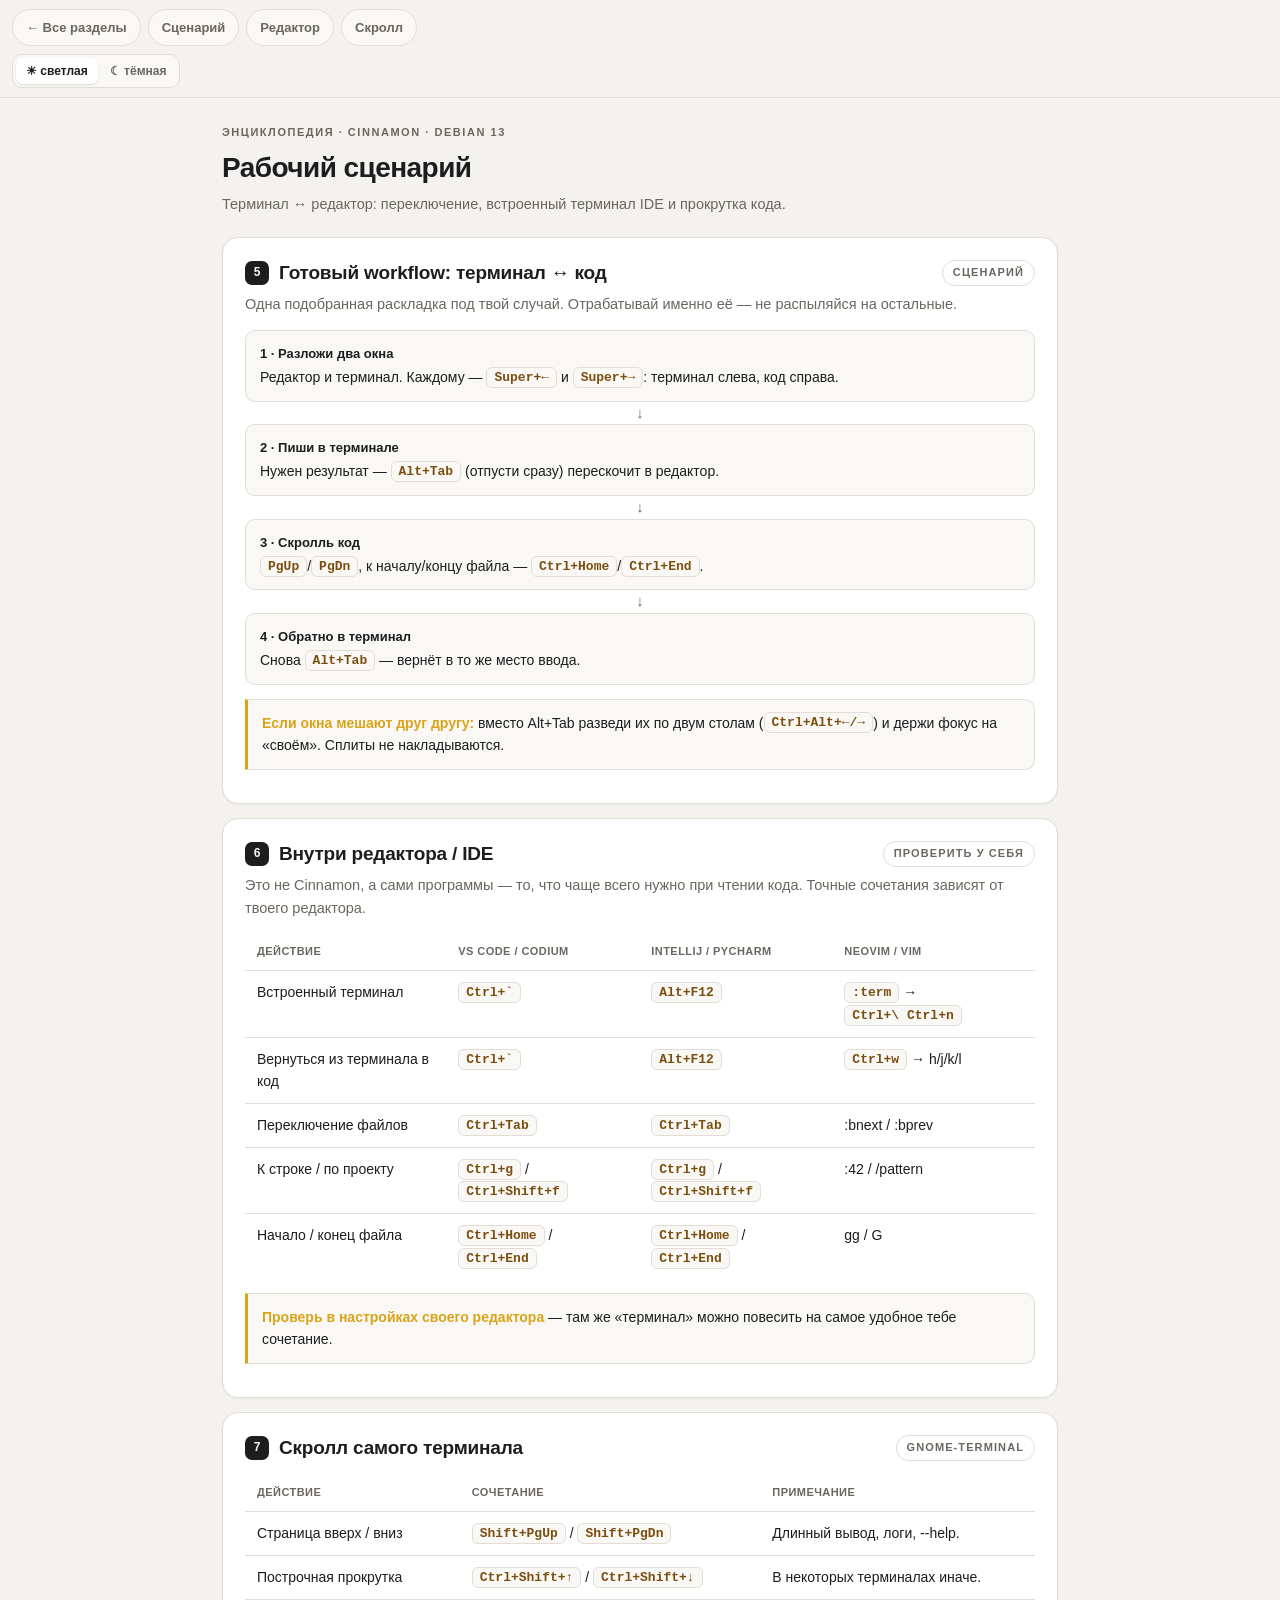
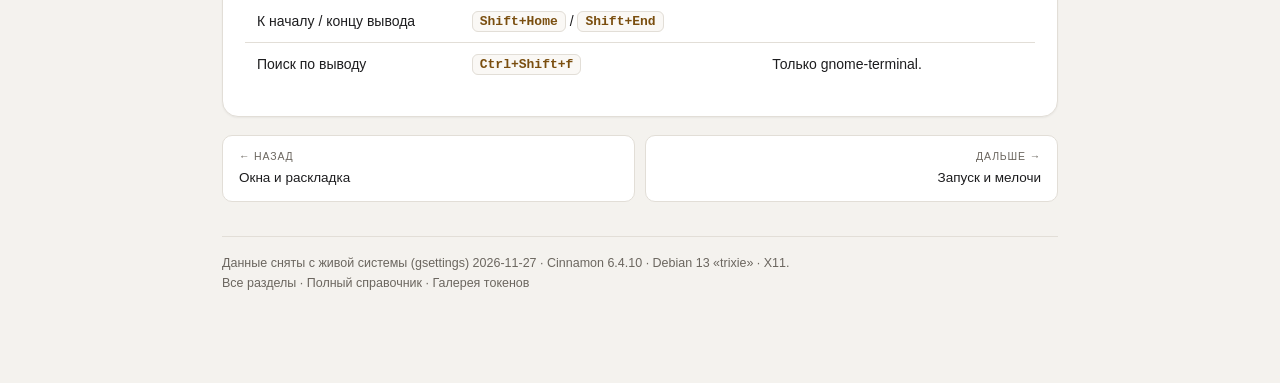
<file: pages/work.html>
<!DOCTYPE html>
<html lang="ru" data-theme="light">
<head>
<meta charset="utf-8">
<meta name="viewport" content="width=device-width, initial-scale=1, viewport-fit=cover">
<meta name="theme-color" content="#f4f2ee">
<title>Рабочий сценарий · Cinnamon</title>
<link rel="stylesheet" href="../design/tokens.css">
<link rel="stylesheet" href="../design/base.css">
</head>
<body>
<div class="bar">
  <div class="chips"><a class="chip" href="../index.html">← Все разделы</a><a class="chip" href="#o5">Сценарий</a><a class="chip" href="#o6">Редактор</a><a class="chip" href="#o7">Скролл</a></div>
  <div class="switches">
    <div class="seg" role="group" aria-label="Тема">
      <button data-t="light" aria-pressed="true">☀︎ светлая</button>
      <button data-t="dark" aria-pressed="false">☾ тёмная</button>
    </div>
  </div>
</div>

<div class="wrap">
<div class="hero">
  <div class="k">Энциклопедия · Cinnamon · Debian 13</div>
  <h1>Рабочий сценарий</h1>
  <p>Терминал ↔ редактор: переключение, встроенный терминал IDE и прокрутка кода.</p>
</div>

<div class="sec" id="o5">
  <h2 data-n="5">Готовый workflow: терминал ↔ код <span class="tag">сценарий</span></h2>
  <p class="lead">Одна подобранная раскладка под твой случай. Отрабатывай именно её — не распыляйся на остальные.</p>
  <div class="flow">
    <div class="node"><b>1 · Разложи два окна</b>Редактор и терминал. Каждому — <span class="kbd">Super+←</span> и <span class="kbd">Super+→</span>: терминал слева, код справа.</div>
    <div class="arrow">↓</div>
    <div class="node"><b>2 · Пиши в терминале</b>Нужен результат — <span class="kbd">Alt+Tab</span> (отпусти сразу) перескочит в редактор.</div>
    <div class="arrow">↓</div>
    <div class="node"><b>3 · Скролль код</b><span class="kbd">PgUp</span>/<span class="kbd">PgDn</span>, к началу/концу файла — <span class="kbd">Ctrl+Home</span>/<span class="kbd">Ctrl+End</span>.</div>
    <div class="arrow">↓</div>
    <div class="node"><b>4 · Обратно в терминал</b>Снова <span class="kbd">Alt+Tab</span> — вернёт в то же место ввода.</div>
  </div>
  <div class="note"><b>Если окна мешают друг другу:</b> вместо Alt+Tab разведи их по двум столам (<span class="kbd">Ctrl+Alt+←/→</span>) и держи фокус на «своём». Сплиты не накладываются.</div>
</div>
<div class="sec" id="o6">
  <h2 data-n="6">Внутри редактора / IDE <span class="tag">проверить у себя</span></h2>
  <p class="lead">Это не Cinnamon, а сами программы — то, что чаще всего нужно при чтении кода. Точные сочетания зависят от твоего редактора.</p>
  <div class="tablewrap"><table>
    <tr><th>Действие</th><th>VS Code / Codium</th><th>IntelliJ / PyCharm</th><th>Neovim / Vim</th></tr>
    <tr><td class="d">Встроенный терминал</td><td><span class="kbd">Ctrl+`</span></td><td><span class="kbd">Alt+F12</span></td><td><span class="kbd">:term</span> → <span class="kbd">Ctrl+\ Ctrl+n</span></td></tr>
    <tr><td class="d">Вернуться из терминала в код</td><td><span class="kbd">Ctrl+`</span></td><td><span class="kbd">Alt+F12</span></td><td><span class="kbd">Ctrl+w</span> → h/j/k/l</td></tr>
    <tr><td class="d">Переключение файлов</td><td><span class="kbd">Ctrl+Tab</span></td><td><span class="kbd">Ctrl+Tab</span></td><td>:bnext / :bprev</td></tr>
    <tr><td class="d">К строке / по проекту</td><td><span class="kbd">Ctrl+g</span> / <span class="kbd">Ctrl+Shift+f</span></td><td><span class="kbd">Ctrl+g</span> / <span class="kbd">Ctrl+Shift+f</span></td><td>:42 / /pattern</td></tr>
    <tr><td class="d">Начало / конец файла</td><td><span class="kbd">Ctrl+Home</span> / <span class="kbd">Ctrl+End</span></td><td><span class="kbd">Ctrl+Home</span> / <span class="kbd">Ctrl+End</span></td><td>gg / G</td></tr>
  </table></div>
  <div class="note"><b>Проверь в настройках своего редактора</b> — там же «терминал» можно повесить на самое удобное тебе сочетание.</div>
</div>
<div class="sec" id="o7">
  <h2 data-n="7">Скролл самого терминала <span class="tag">gnome-terminal</span></h2>
  <div class="tablewrap"><table>
    <tr><th>Действие</th><th>Сочетание</th><th>Примечание</th></tr>
    <tr><td class="d">Страница вверх / вниз</td><td><span class="kbd">Shift+PgUp</span> / <span class="kbd">Shift+PgDn</span></td><td class="d">Длинный вывод, логи, --help.</td></tr>
    <tr><td class="d">Построчная прокрутка</td><td><span class="kbd">Ctrl+Shift+↑</span> / <span class="kbd">Ctrl+Shift+↓</span></td><td class="d">В некоторых терминалах иначе.</td></tr>
    <tr><td class="d">К началу / концу вывода</td><td><span class="kbd">Shift+Home</span> / <span class="kbd">Shift+End</span></td><td class="d"></td></tr>
    <tr><td class="d">Поиск по выводу</td><td><span class="kbd">Ctrl+Shift+f</span></td><td class="d">Только gnome-terminal.</td></tr>
  </table></div>
</div>
<div class="pager"><a class="prev" href="windows.html"><span class="dir">← Назад</span>Окна и раскладка</a><a class="next" href="launch.html"><span class="dir">Дальше →</span>Запуск и мелочи</a></div>
<div class="foot">Данные сняты с живой системы (gsettings) 2026-11-27 · Cinnamon 6.4.10 · Debian 13 «trixie» · X11.<br>
<a href="../index.html">Все разделы</a> · <a href="../hotkeys.html">Полный справочник</a> · <a href="../design/gallery.html">Галерея токенов</a></div>
</div>
<script>
const root = document.documentElement;
function setTheme(t){
  root.dataset.theme = t;
  document.querySelectorAll('[data-t]').forEach(b =>
    b.setAttribute('aria-pressed', b.dataset.t === t));
}
document.querySelectorAll('[data-t]').forEach(b => b.onclick = () => setTheme(b.dataset.t));
setTheme('light');
</script>
</body>
</html>
</file>
<file: design/tokens.css>
/* =========================================================
   «Тёплая бумага» — дизайн-токены
   Производная от оформления memory/npotehin (styles/01-cards).
   Подключение: <link rel="stylesheet" href="design/tokens.css">
   Смена темы: data-theme="light" | "dark" на <html>,
   без атрибута — следует системной (prefers-color-scheme).
   ========================================================= */

:root {
  /* ---------- палитра: светлая ---------- */
  --paper:      #f4f2ee;   /* фон страницы */
  --surface:    #ffffff;   /* карточка */
  --soft:       #faf8f5;   /* мягкая подложка, kbd, note */
  --ink:        #1d1d1f;   /* основной текст */
  --muted:      #6b665f;   /* вторичный текст */
  --line:       #e2ded7;   /* границы */
  --accent:     #1d1d1f;   /* активный бейдж, заливка */
  --accent-ink: #f4f2ee;   /* текст на accent */
  --key:        #7a4e0f;   /* сочетания клавиш */
  --warn:       #d9a41a;   /* выноски */
  --ok:         #2b7a4b;   /* успех */

  /* ---------- типографика ---------- */
  --font: -apple-system, BlinkMacSystemFont, "SF Pro Text", "Segoe UI", Roboto, Arial, sans-serif;
  --mono: ui-monospace, "SF Mono", "Cascadia Code", Consolas, monospace;
  --fs-xs:   11px;
  --fs-sm:   13px;
  --fs-base: 16px;
  --fs-lg:   19px;
  --fs-xl:   28px;
  --lh:      1.62;
  --ls-tight:-.02em;
  --ls-caps: .14em;

  /* ---------- шаг сетки ---------- */
  --s1: 4px;  --s2: 8px;  --s3: 12px; --s4: 16px;
  --s5: 20px; --s6: 26px; --s7: 34px;

  /* ---------- радиусы ---------- */
  --r-sm: 6px; --r-md: 10px; --r-lg: 16px; --r-pill: 999px;

  /* ---------- тени ---------- */
  --shadow: 0 1px 2px rgba(0,0,0,.05);

  /* ---------- раскладка ---------- */
  --wrap: 860px;
}

/* ---------- палитра: тёмная ---------- */
[data-theme="dark"] {
  --paper:      #0f0f10;
  --surface:    #1c1c1e;
  --soft:       #242426;
  --ink:        #f2f2f7;
  --muted:      #98989f;
  --line:       #333333;
  --accent:     #f2f2f7;
  --accent-ink: #0f0f10;
  --key:        #e0b446;
  --warn:       #e0b446;
  --ok:         #4aa06a;
  --shadow:     none;
}

/* ---------- авто-тема: следует системе, если тема не задана вручную ---------- */
@media (prefers-color-scheme: dark) {
  :root:not([data-theme="light"]):not([data-theme="dark"]) {
    --paper:      #0f0f10;
    --surface:    #1c1c1e;
    --soft:       #242426;
    --ink:        #f2f2f7;
    --muted:      #98989f;
    --line:       #333333;
    --accent:     #f2f2f7;
    --accent-ink: #0f0f10;
    --key:        #e0b446;
    --warn:       #e0b446;
    --ok:         #4aa06a;
    --shadow:     none;
  }
}

@media print {
  :root { --paper: #fff; --surface: #fff; --soft: #faf8f5; --ink: #000; }
}
</file>
<file: design/base.css>
/* =========================================================
   «Тёплая бумага» — компоненты
   Только токены из tokens.css, без «магических» чисел цвета.
   ========================================================= */

*, *::before, *::after { box-sizing: border-box; -webkit-tap-highlight-color: transparent; }
html, body { margin: 0; padding: 0; }

body {
  font-family: var(--font);
  color: var(--ink);
  background: var(--paper);
  font-size: var(--fs-base);
  line-height: var(--lh);
  -webkit-text-size-adjust: 100%;
}

.wrap { max-width: var(--wrap); margin: 0 auto; padding: 0 var(--s3) 90px; }

/* ---------- липкая шапка ---------- */
.bar {
  position: sticky; top: 0; z-index: 50;
  background: var(--paper);
  border-bottom: 1px solid var(--line);
}
.chips {
  display: flex; gap: 7px; overflow-x: auto;
  padding: 9px var(--s3) var(--s2);
  scrollbar-width: none; -webkit-overflow-scrolling: touch;
}
.chips::-webkit-scrollbar { display: none; }
.chip {
  flex: 0 0 auto; padding: 7px 13px;
  border-radius: var(--r-pill);
  background: var(--soft); border: 1px solid var(--line);
  color: var(--muted); font-size: var(--fs-sm); font-weight: 600;
  text-decoration: none; white-space: nowrap;
}
.chip:hover { color: var(--ink); }
.chip:active { background: var(--surface); }

.switches {
  display: flex; gap: var(--s2); align-items: center;
  padding: 0 var(--s3) 9px;
}
.seg {
  display: flex; background: var(--soft);
  border: 1px solid var(--line); border-radius: var(--r-md);
  padding: 3px; gap: 2px;
}
.seg button {
  border: 0; background: transparent; color: var(--muted);
  font-size: 12px; font-weight: 600; padding: 6px 10px;
  border-radius: 7px; font-family: inherit; cursor: pointer;
}
.seg button[aria-pressed="true"] {
  background: var(--surface); color: var(--ink);
  box-shadow: 0 1px 2px rgba(0,0,0,.12);
}
.bar .hint {
  padding: 0 var(--s3) var(--s2);
  font-size: 12px; color: var(--muted);
}

/* ---------- заголовок страницы ---------- */
.hero { padding: var(--s6) 0 6px; }
.hero .k {
  font-size: var(--fs-xs); letter-spacing: var(--ls-caps);
  text-transform: uppercase; color: var(--muted); font-weight: 600;
}
.hero h1 {
  font-size: var(--fs-xl); line-height: 1.2; margin: 9px 0 0;
  letter-spacing: var(--ls-tight);
}
.hero p { color: var(--muted); font-size: 14.5px; margin: 9px 0 0; max-width: 72ch; }
.meta { display: flex; gap: var(--s2); flex-wrap: wrap; margin-top: var(--s4); }
.meta span {
  font-size: 12px; background: var(--soft);
  border: 1px solid var(--line); border-radius: var(--r-pill);
  padding: 4px 12px; color: var(--muted); font-weight: 600;
}
.meta b { color: var(--ink); font-weight: 700; font-family: var(--mono); }

/* ---------- карточка-раздел ---------- */
.sec {
  background: var(--surface); border: 1px solid var(--line);
  border-radius: var(--r-lg); padding: var(--s5) 22px;
  margin: 14px 0; box-shadow: var(--shadow);
  scroll-margin-top: 74px;
}
h2 {
  font-size: var(--fs-lg); margin: 0 0 var(--s1);
  letter-spacing: -.01em; display: flex; align-items: center; gap: 10px;
  flex-wrap: wrap;
}
h2::before {
  content: attr(data-n);
  font-size: 12px; background: var(--accent); color: var(--accent-ink);
  min-width: 24px; height: 24px; border-radius: 7px; padding: 0 7px;
  display: inline-flex; align-items: center; justify-content: center;
  flex: 0 0 auto; font-weight: 700; font-family: var(--mono);
}
h2 .tag {
  margin-left: auto; font-size: var(--fs-xs); letter-spacing: .1em;
  text-transform: uppercase; color: var(--muted);
  border: 1px solid var(--line); border-radius: var(--r-pill);
  padding: 3px 10px; font-weight: 600;
}
h3 { font-size: 15px; margin: var(--s5) 0 var(--s2); letter-spacing: -.01em; }
p.lead { color: var(--muted); font-size: 14.5px; margin: 0 0 var(--s3); }

/* ---------- таблицы ---------- */
.tablewrap { overflow-x: auto; -webkit-overflow-scrolling: touch; margin: 10px 0; }
.tablewrap table { margin: 0; }
table { width: 100%; border-collapse: collapse; margin: 10px 0; font-size: 14px; }
th, td { padding: 10px 12px; text-align: left; border-bottom: 1px solid var(--line); vertical-align: top; }
th {
  font-size: var(--fs-xs); text-transform: uppercase;
  letter-spacing: .04em; color: var(--muted); font-weight: 650;
}
tr:last-child td { border-bottom: none; }
td.d { color: var(--ink); }
tr.group td { background: var(--soft); font-weight: 700; color: var(--ink); }

/* ---------- сочетания клавиш ---------- */
.kbd {
  font-family: var(--mono), "DejaVu Sans", sans-serif;
  font-size: var(--fs-sm); font-weight: 650;
  color: var(--key); background: var(--soft);
  border: 1px solid var(--line); border-radius: var(--r-sm);
  padding: 2px 7px; white-space: nowrap;
  vertical-align: middle; line-height: 1.45;
}
/* inline-block: длинная команда переносится ВНУТРИ плашки,
   рамка и фон остаются вокруг всех строк */
code {
  display: inline-block;
  max-width: 100%;
  vertical-align: middle;
  font-family: var(--mono); font-size: 12.5px; color: var(--ink);
  background: var(--soft); border: 1px solid var(--line);
  border-radius: var(--r-sm); padding: 2px 8px;
  line-height: 1.5;
  overflow-wrap: anywhere;
}

/* ---------- схема-поток ---------- */
.flow { display: flex; flex-direction: column; gap: 0; margin: 14px 0; }
.node {
  background: var(--soft); border: 1px solid var(--line);
  border-radius: var(--r-md); padding: var(--s3) 14px; font-size: 14px;
}
.node b { display: block; font-size: var(--fs-sm); margin-bottom: 2px; }
.arrow { text-align: center; color: var(--muted); font-size: 15px; line-height: 1.1; padding: 3px 0; }

/* ---------- выноска ---------- */
.note {
  background: var(--soft); border: 1px solid var(--line);
  border-left: 3px solid var(--warn);
  border-radius: 0 var(--r-md) var(--r-md) 0;
  padding: var(--s3) 14px; font-size: 14px;
  margin: 13px 0; color: var(--ink);
}
.note b { color: var(--warn); }

/* ---------- списки, подвал ---------- */
ul, ol { padding-left: var(--s5); margin: var(--s2) 0; }
li { margin: var(--s1) 0; }
.foot {
  margin-top: var(--s7); padding-top: var(--s4);
  border-top: 1px solid var(--line);
  color: var(--muted); font-size: 12.5px;
}
.foot a { color: inherit; text-decoration: none; }
.foot a:hover { text-decoration: underline; }

a {
  color: var(--key);
  text-decoration: underline;
  text-decoration-thickness: 1px;
  text-underline-offset: 2px;
}
a:hover { text-decoration-thickness: 2px; }
.chip { text-decoration: none; }

@media (max-width: 560px) {
  .bar .hint { display: none; }
  .sec h2 .tag { margin-left: 0; }
  .tablewrap table { min-width: 520px; }
  .tablewrap::after {
    content: "→ таблица прокручивается вбок";
    display: block; font-size: 11px; color: var(--muted);
    padding: 4px 2px 0;
  }
}

@media (max-width: 420px) {
  body { font-size: 15.5px; }
  .hero h1 { font-size: 23px; }
  .sec { padding: var(--s5) var(--s4); }
}

@media (prefers-reduced-motion: reduce) {
  html { scroll-behavior: auto; }
}

/* ---------- плитки-ссылки ---------- */
.grid { display: grid; grid-template-columns: repeat(auto-fill, minmax(230px, 1fr)); gap: 12px; margin: 14px 0; }
.tile {
  display: flex; gap: 12px; align-items: flex-start;
  padding: 14px 16px; background: var(--surface);
  border: 1px solid var(--line); border-radius: var(--r-md);
  text-decoration: none; color: var(--ink);
}
.tile:hover { border-color: var(--key); }
.tile .ico {
  flex: 0 0 34px; height: 34px; border-radius: 9px;
  background: var(--soft); border: 1px solid var(--line);
  display: flex; align-items: center; justify-content: center; color: var(--key);
}
.tile .ico svg { width: 18px; height: 18px; display: block; }
.tile > div:nth-child(2) { flex: 1 1 auto; min-width: 0; }
.tile b { display: block; font-size: 14.5px; margin-bottom: 2px; }
.tile span { display: block; font-size: 12.5px; color: var(--muted); }
.tile .n { flex: 0 0 auto; white-space: nowrap; margin-left: auto; font-size: 11px; color: var(--muted); font-family: var(--mono); }

/* ---------- статистика ---------- */
.stats { display: flex; gap: 10px; flex-wrap: wrap; margin: 16px 0 6px; }
.stat {
  flex: 1 1 130px; background: var(--surface);
  border: 1px solid var(--line); border-radius: var(--r-md); padding: 12px 14px;
}
.stat b { display: block; font-size: 22px; font-family: var(--mono); letter-spacing: -.02em; line-height: 1.2; }
.stat span { font-size: 11px; color: var(--muted); text-transform: uppercase; letter-spacing: .08em; }

/* ---------- макет окон ---------- */
.demo { display: grid; grid-template-columns: 1fr 1fr; gap: 10px; margin: 12px 0 6px; }
.demo-win {
  border: 1px solid var(--line); border-radius: var(--r-md);
  background: var(--surface); overflow: hidden; display: flex; flex-direction: column;
}
.demo-win .bar-top {
  height: 24px; background: var(--soft); border-bottom: 1px solid var(--line);
  display: flex; align-items: center; gap: 5px; padding: 0 9px;
}
.demo-win .dot { width: 7px; height: 7px; border-radius: 50%; background: var(--line); }
.demo-win .title {
  margin-left: auto; font-size: 10px; color: var(--muted);
  font-family: var(--mono); letter-spacing: .04em;
}
.demo-win .body { padding: 10px 12px; font-family: var(--mono); font-size: 11px; line-height: 1.8; flex: 1; }
.demo-win .prompt { color: var(--key); }
.demo-win .muted { color: var(--muted); }
.demo-win .line { display: block; height: 5px; border-radius: 3px; background: var(--line); margin: 7px 0; }
.demo-win .line.w90 { width: 90%; } .demo-win .line.w70 { width: 70%; }
.demo-win .line.w50 { width: 50%; }  .demo-win .line.w30 { width: 30%; }
.demo-win .line.accent { background: var(--key); opacity: .55; }
.demo-cap { display: flex; justify-content: space-between; font-size: 11px; color: var(--muted); }

/* ---------- клавиши-кнопки ---------- */
.keys { display: flex; gap: 8px; flex-wrap: wrap; margin: 14px 0; }
.keycap {
  display: inline-flex; flex-direction: column; align-items: center; gap: 3px;
  padding: 10px 16px; background: var(--soft);
  border: 1px solid var(--line); border-bottom-width: 3px;
  border-radius: var(--r-md);
  font-family: var(--mono); font-size: 13px; font-weight: 650; color: var(--key);
}
.keycap small {
  font-family: var(--font); font-size: 10px; color: var(--muted);
  font-weight: 500; text-transform: uppercase; letter-spacing: .07em;
}

/* ---------- пейджер ---------- */
.pager { display: flex; gap: 10px; margin: 18px 0 0; }
.pager a {
  flex: 1; padding: 12px 16px; background: var(--surface);
  border: 1px solid var(--line); border-radius: var(--r-md);
  text-decoration: none; color: var(--ink); font-size: 13.5px;
}
.pager a:hover { border-color: var(--key); }
.pager .dir { display: block; font-size: 10.5px; color: var(--muted); text-transform: uppercase; letter-spacing: .08em; margin-bottom: 2px; }
.pager a.next { text-align: right; }
.pager a.empty { visibility: hidden; }

@media (max-width: 560px) {
  .demo { grid-template-columns: 1fr; }
}
</file>
